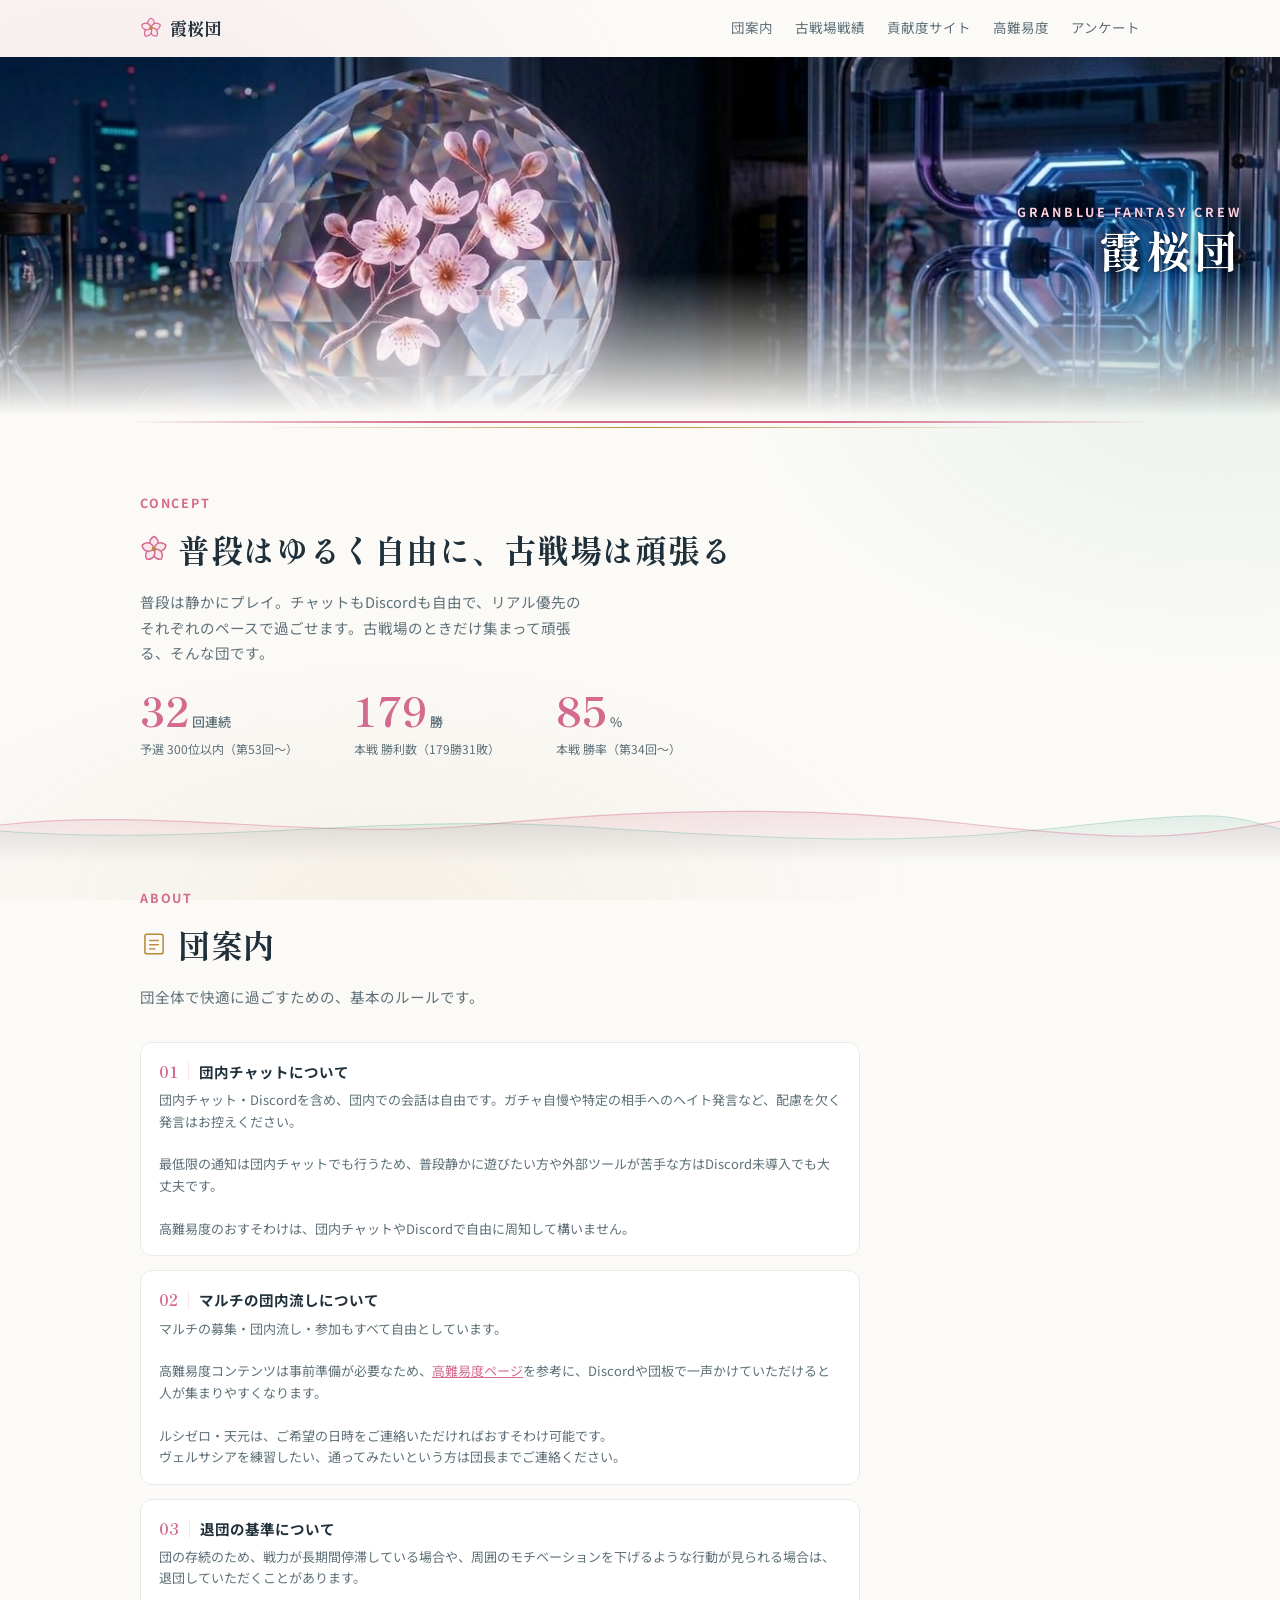
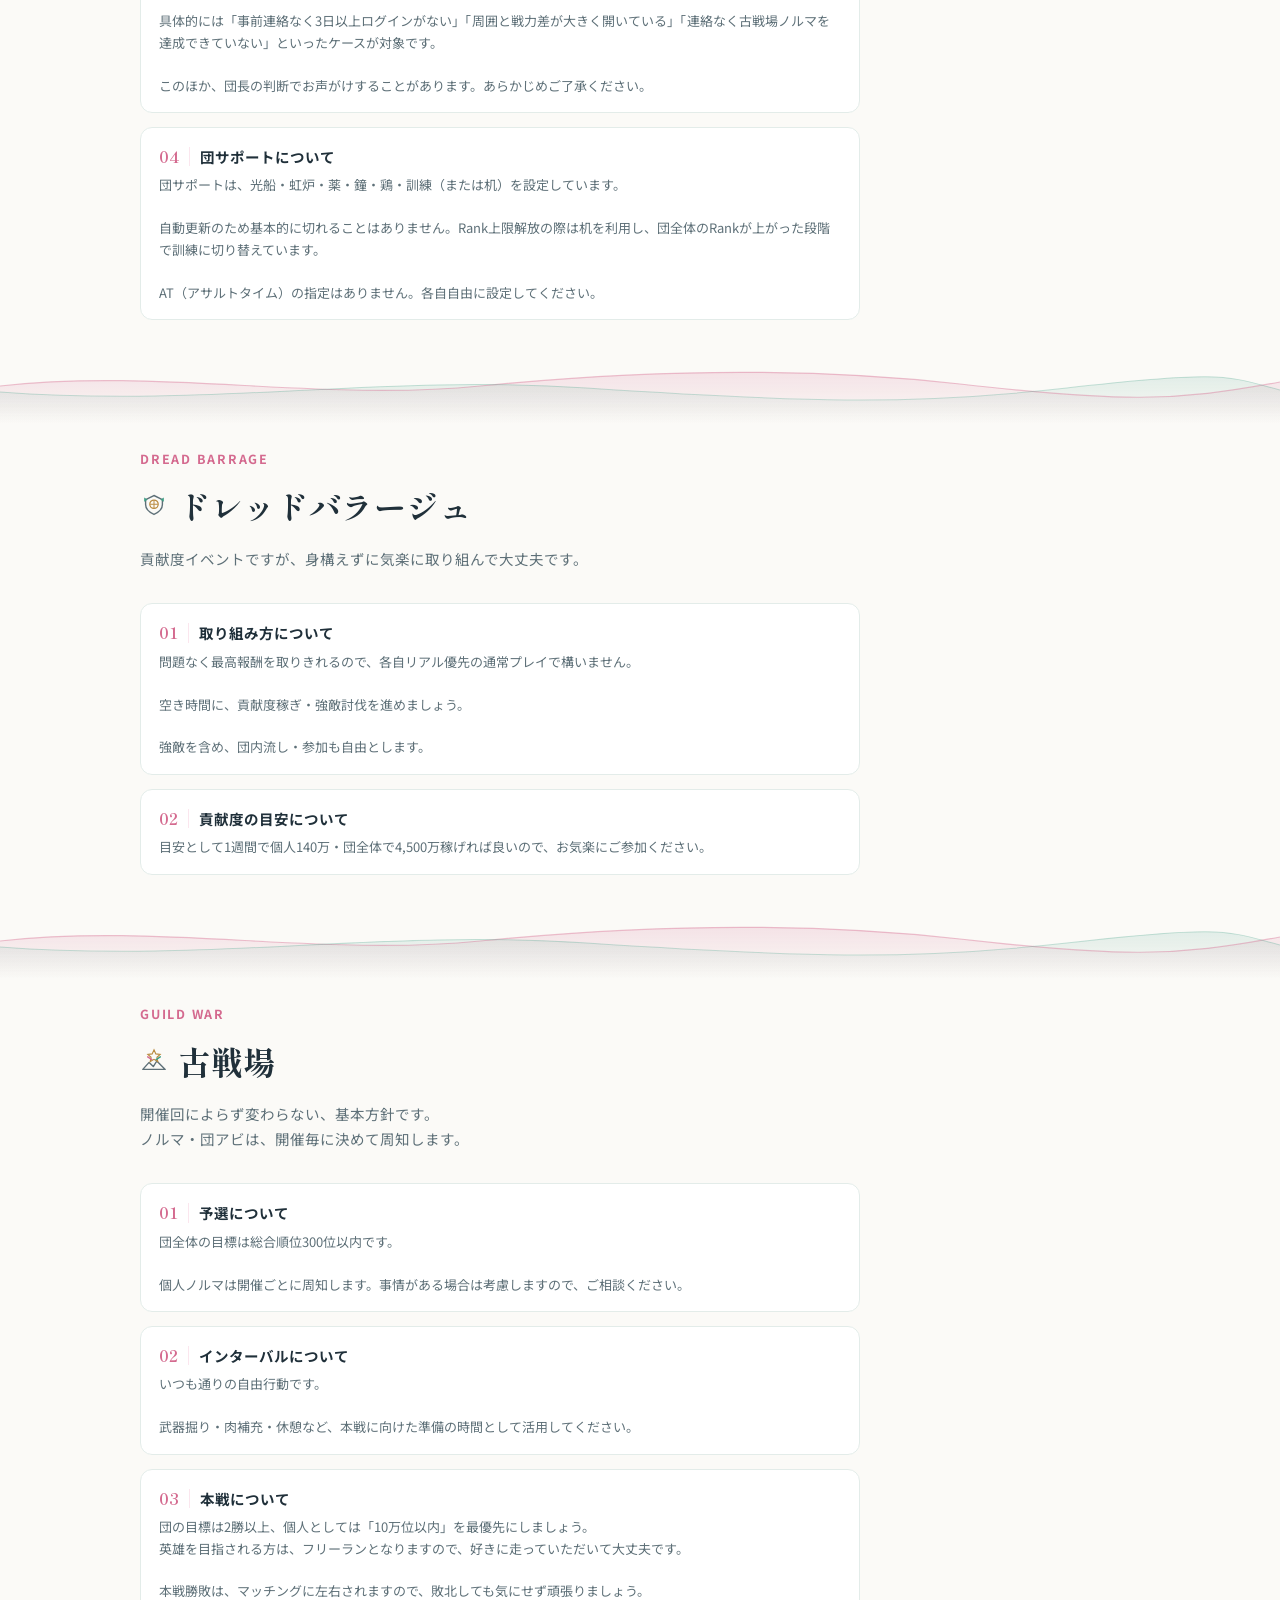
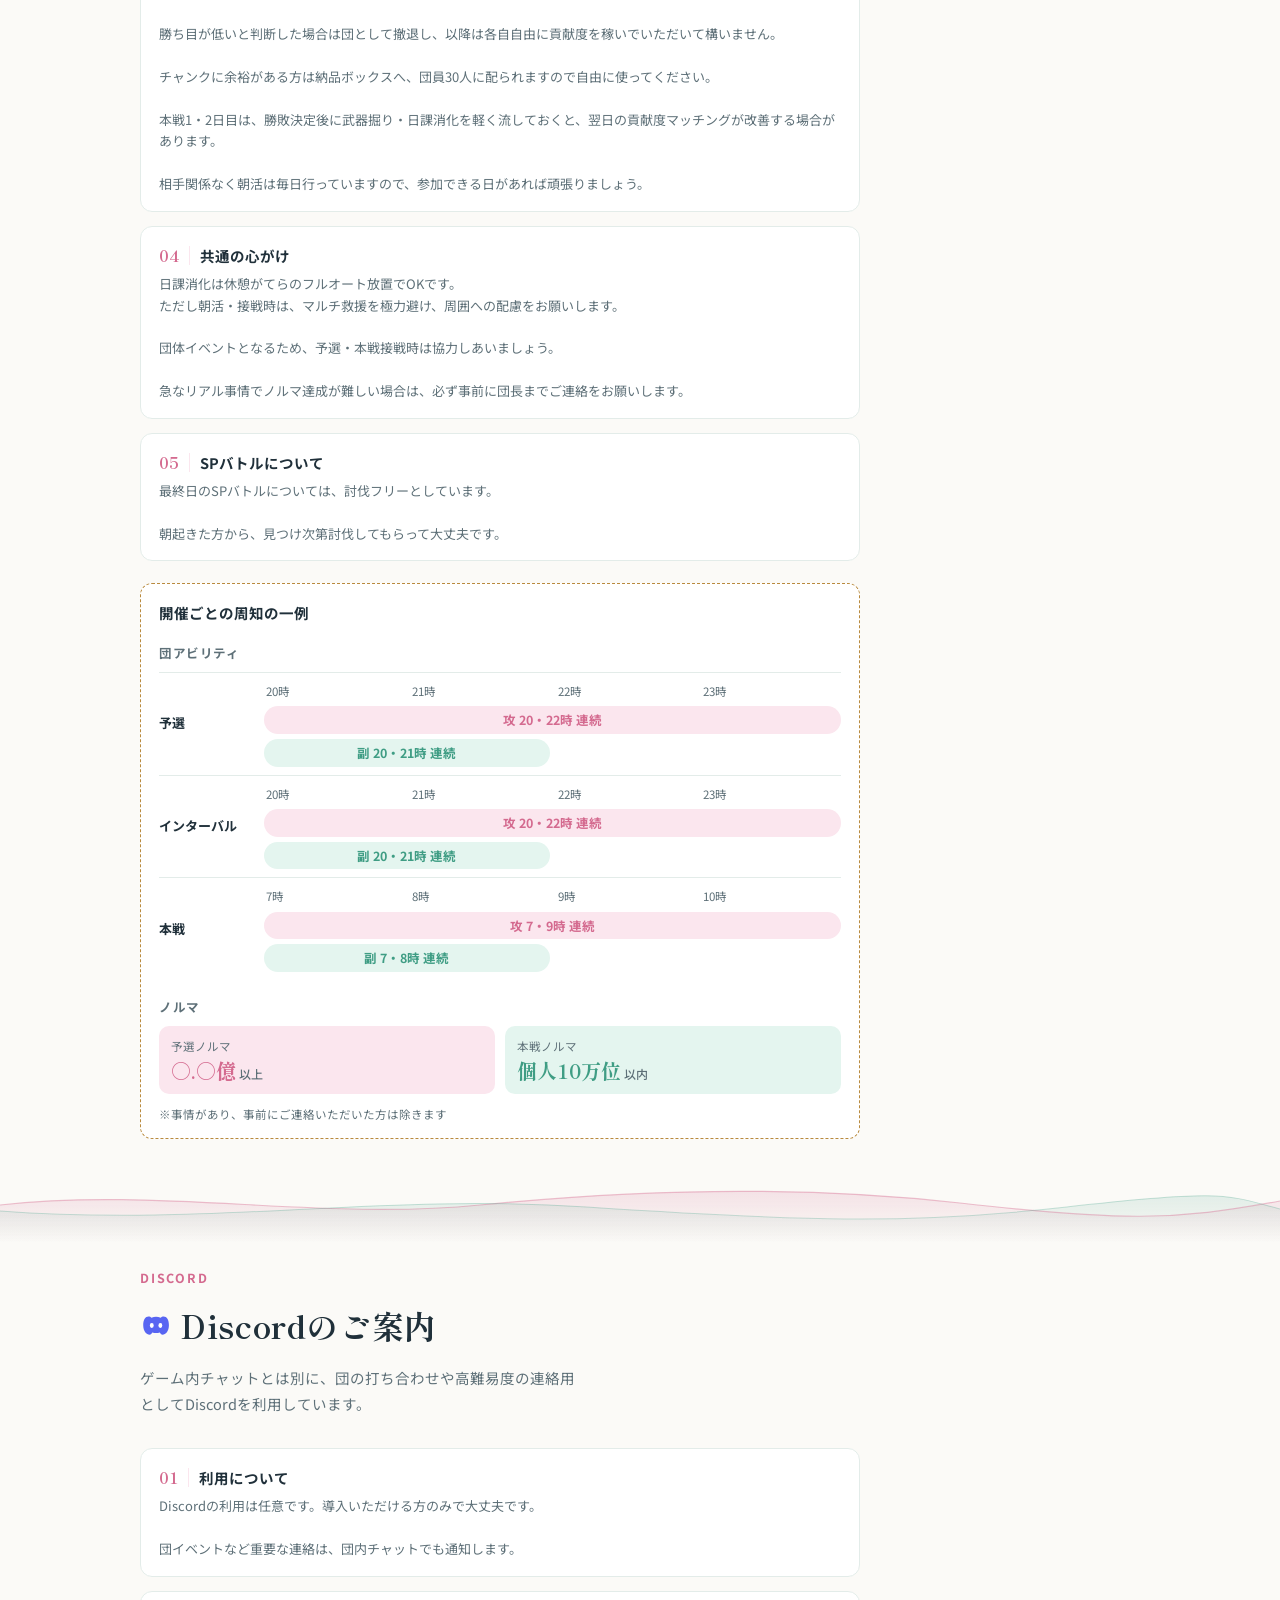
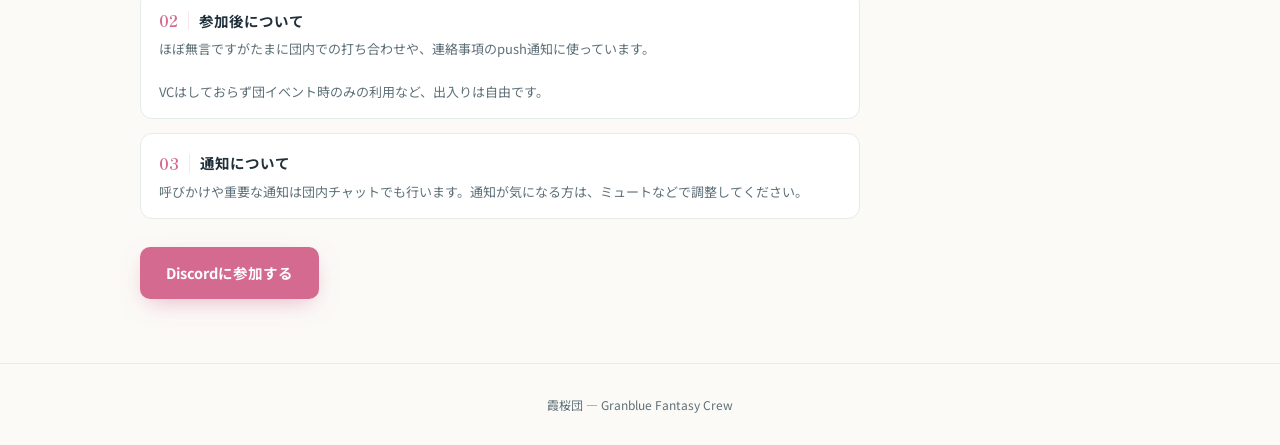
<file: docs/index.html>
<!doctype html>
<html lang="ja">
<head>
<meta charset="utf-8">
<meta name="viewport" content="width=device-width, initial-scale=1">
<meta name="robots" content="noindex, nofollow, noarchive">
<title>霞桜団</title>
<meta name="description" content="グランブルーファンタジー 騎空団「霞桜団」公式サイト。古戦場戦績・貢献度サイト。">
<link rel="icon" href="favicon-sakura3.ico">
<link rel="apple-touch-icon" href="favicon-48.png">
<link rel="preconnect" href="https://fonts.googleapis.com">
<link rel="preconnect" href="https://fonts.gstatic.com" crossorigin>
<link href="https://fonts.googleapis.com/css2?family=Shippori+Mincho:wght@500;700;800&family=Noto+Sans+JP:wght@400;500;700;900&display=swap" rel="stylesheet">
<link rel="stylesheet" href="assets/style.css?v=20261004a">
</head>
<body>

<header class="nav">
  <div class="wrap navrow">
    <div class="brand"><svg class="mk" viewBox="-20 -20 40 40" aria-hidden="true"><g fill="var(--sakura-soft)" stroke="var(--sakura)" stroke-width="2" stroke-linejoin="round"><path transform="rotate(0) scale(1.05)" d="M0 0C-7-4-8-13 0-17C8-13 7-4 0 0Z"/><path transform="rotate(72) scale(1.05)" d="M0 0C-7-4-8-13 0-17C8-13 7-4 0 0Z"/><path transform="rotate(144) scale(1.05)" d="M0 0C-7-4-8-13 0-17C8-13 7-4 0 0Z"/><path transform="rotate(216) scale(1.05)" d="M0 0C-7-4-8-13 0-17C8-13 7-4 0 0Z"/><path transform="rotate(288) scale(1.05)" d="M0 0C-7-4-8-13 0-17C8-13 7-4 0 0Z"/></g><circle r="3.2" fill="var(--gold)"/></svg>霞桜団</div>
    <nav class="links">
      <a href="#about">団案内</a>
      <a href="record.html">古戦場戦績</a>
      <a href="contribution.html">貢献度サイト</a>
      <a href="highdifficulty.html">高難易度</a>
      <a href="survey.html">アンケート</a>
    </nav>
  </div>
</header>

<section class="hero">
  <div class="wrap heroin">
    <div class="eyebrow">Granblue Fantasy Crew</div>
    <h1>霞桜団</h1>
  </div>
</section>
<div class="hero-line" aria-hidden="true"><i></i><i class="g"></i></div>
<script>
// TOP絵を閲覧者の時刻で2時間毎の写真に切り替え(0,2,4…22時)。22時台は2枚から開くたびにランダム(data-v)。
// ?h=14 や ?h=22&v=b のように指定すると確認用に固定できる
(function(){var e=document.querySelector('.hero');function set(){var q=new URLSearchParams(location.search).get('h'),
h=q!=null?+q:new Date().getHours();e.dataset.h=String(Math.floor(h/2)*2).padStart(2,'0');}
e.dataset.v=new URLSearchParams(location.search).get('v')||(Math.random()<.5?'a':'b');set();setInterval(set,600000);})();
</script>

<section id="concept">
  <div class="wrap">
    <div class="kicker">Concept</div>
    <h2 class="h2" style="display:flex;align-items:center;gap:10px;">
      <svg width="28" height="28" viewBox="-20 -20 40 40" style="flex-shrink:0;" aria-hidden="true">
        <g fill="var(--sakura-soft)" stroke="var(--sakura)" stroke-width="2" stroke-linejoin="round"><path transform="rotate(0) scale(1.05)" d="M0 0C-7-4-8-13 0-17C8-13 7-4 0 0Z"/><path transform="rotate(72) scale(1.05)" d="M0 0C-7-4-8-13 0-17C8-13 7-4 0 0Z"/><path transform="rotate(144) scale(1.05)" d="M0 0C-7-4-8-13 0-17C8-13 7-4 0 0Z"/><path transform="rotate(216) scale(1.05)" d="M0 0C-7-4-8-13 0-17C8-13 7-4 0 0Z"/><path transform="rotate(288) scale(1.05)" d="M0 0C-7-4-8-13 0-17C8-13 7-4 0 0Z"/></g>
        <circle r="3.2" fill="var(--gold)"/>
      </svg>
      <span class="concept-title"><span>普段はゆるく自由に、</span><span>古戦場は頑張る</span></span>
    </h2>
    <p class="sectlead">普段は静かにプレイ。チャットもDiscordも自由で、リアル優先のそれぞれのペースで過ごせます。古戦場のときだけ集まって頑張る、そんな団です。</p>
    <div class="cstats">
      <div><div class="num">32<small>回連続</small></div><div class="lbl">予選 300位以内<span class="since">（第53回〜）</span></div></div>
      <div><div class="num">179<small>勝</small></div><div class="lbl">本戦 勝利数<span class="since">（179勝31敗）</span></div></div>
      <div><div class="num">85<small>%</small></div><div class="lbl">本戦 勝率<span class="since">（第34回〜）</span></div></div>
    </div>
  </div>
</section>

<section id="about">
  <div class="wrap">
    <div class="kicker">About</div>
    <h2 class="h2" style="display:flex;align-items:center;gap:10px;">
      <svg width="28" height="28" viewBox="0 0 40 40" style="flex-shrink:0;">
        <rect x="7" y="6" width="26" height="28" rx="3" fill="none" stroke="var(--gold)" stroke-width="2.2"/>
        <line x1="13" y1="15" x2="27" y2="15" stroke="var(--gold)" stroke-width="2"/>
        <line x1="13" y1="21" x2="27" y2="21" stroke="var(--gold)" stroke-width="2"/>
        <line x1="13" y1="27" x2="22" y2="27" stroke="var(--gold)" stroke-width="2"/>
      </svg>
      団案内
    </h2>
    <p class="sectlead">団全体で快適に過ごすための、基本のルールです。</p>
    <div class="pillars">
      <div class="pillar"><div class="t"><span class="n">01</span>団内チャットについて</div>
        <div class="d">
          団内チャット・Discordを含め、団内での会話は自由です。ガチャ自慢や特定の相手へのヘイト発言など、配慮を欠く発言はお控えください。<br><br>
          最低限の通知は団内チャットでも行うため、普段静かに遊びたい方や外部ツールが苦手な方はDiscord未導入でも大丈夫です。<br><br>
          高難易度のおすそわけは、団内チャットやDiscordで自由に周知して構いません。
        </div></div>
      <div class="pillar"><div class="t"><span class="n">02</span>マルチの団内流しについて</div>
        <div class="d">
          マルチの募集・団内流し・参加もすべて自由としています。<br><br>
          高難易度コンテンツは事前準備が必要なため、<a href="highdifficulty.html" style="color:var(--sakura)">高難易度ページ</a>を参考に、Discordや団板で一声かけていただけると人が集まりやすくなります。<br><br>
          ルシゼロ・天元は、ご希望の日時をご連絡いただければおすそわけ可能です。<br>
          ヴェルサシアを練習したい、通ってみたいという方は団長までご連絡ください。
        </div></div>
      <div class="pillar"><div class="t"><span class="n">03</span>退団の基準について</div>
        <div class="d">
          団の存続のため、戦力が長期間停滞している場合や、周囲のモチベーションを下げるような行動が見られる場合は、退団していただくことがあります。<br><br>
          具体的には「事前連絡なく3日以上ログインがない」「周囲と戦力差が大きく開いている」「連絡なく古戦場ノルマを達成できていない」といったケースが対象です。<br><br>
          このほか、団長の判断でお声がけすることがあります。あらかじめご了承ください。
        </div></div>
      <div class="pillar"><div class="t"><span class="n">04</span>団サポートについて</div>
        <div class="d">
          団サポートは、光船・虹炉・薬・鐘・鶏・訓練（または机）を設定しています。<br><br>
          自動更新のため基本的に切れることはありません。Rank上限解放の際は机を利用し、団全体のRankが上がった段階で訓練に切り替えています。<br><br>
          AT（アサルトタイム）の指定はありません。各自自由に設定してください。
        </div></div>
    </div>
  </div>
</section>

<section id="dread-barrage">
  <div class="wrap">
    <div class="kicker">Dread Barrage</div>
    <h2 class="h2" style="display:flex;align-items:center;gap:10px;">
      <svg width="28" height="28" viewBox="0 0 40 40" style="flex-shrink:0;">
        <path d="M20 5 L32 11 V18 C32 25 27 29 20 32 C13 29 8 25 8 18 V11 Z" fill="none" stroke="var(--mut)" stroke-width="2"/>
        <circle cx="20" cy="17.5" r="6" fill="none" stroke="var(--gold)" stroke-width="1.8"/>
        <line x1="20" y1="12" x2="20" y2="23" stroke="var(--gold)" stroke-width="1.4"/>
        <line x1="14.5" y1="17.5" x2="25.5" y2="17.5" stroke="var(--gold)" stroke-width="1.4"/>
        <path d="M6 8 L11 11 L6 14 Z" fill="var(--mint)"/>
        <path d="M34 8 L29 11 L34 14 Z" fill="var(--mint)"/>
      </svg>
      ドレッドバラージュ
    </h2>
    <p class="sectlead">貢献度イベントですが、身構えずに気楽に取り組んで大丈夫です。</p>
    <div class="pillars">
      <div class="pillar"><div class="t"><span class="n">01</span>取り組み方について</div>
        <div class="d">
          問題なく最高報酬を取りきれるので、各自リアル優先の通常プレイで構いません。<br><br>
          空き時間に、貢献度稼ぎ・強敵討伐を進めましょう。<br><br>
          強敵を含め、団内流し・参加も自由とします。
        </div></div>
      <div class="pillar"><div class="t"><span class="n">02</span>貢献度の目安について</div>
        <div class="d">
          目安として1週間で個人140万・団全体で4,500万稼げれば良いので、お気楽にご参加ください。
        </div></div>
    </div>
  </div>
</section>

<section id="kosen">
  <div class="wrap">
    <div class="kicker">Guild War</div>
    <h2 class="h2" style="display:flex;align-items:center;gap:10px;">
      <svg width="28" height="28" viewBox="0 0 40 40" style="flex-shrink:0;">
        <path d="M4 32 L13 22 L19 28 L24 20 L36 32 Z" fill="none" stroke="var(--mut)" stroke-width="2" stroke-linejoin="round"/>
        <path d="M20 4 L22.6 9.8 L28.8 10.5 L24.2 14.7 L25.4 20.8 L20 17.6 L14.6 20.8 L15.8 14.7 L11.2 10.5 L17.4 9.8 Z" fill="none" stroke="var(--gold)" stroke-width="1.6"/>
        <path d="M11 14 L17 18" stroke="var(--sakura)" stroke-width="2" stroke-linecap="round"/>
        <path d="M29 14 L23 18" stroke="var(--mint)" stroke-width="2" stroke-linecap="round"/>
      </svg>
      古戦場
    </h2>
    <p class="sectlead">開催回によらず変わらない、基本方針です。<br>ノルマ・団アビは、開催毎に決めて周知します。</p>
    <div class="pillars">
      <div class="pillar"><div class="t"><span class="n">01</span>予選について</div>
        <div class="d">
          団全体の目標は総合順位300位以内です。<br><br>
          個人ノルマは開催ごとに周知します。事情がある場合は考慮しますので、ご相談ください。
        </div></div>
      <div class="pillar"><div class="t"><span class="n">02</span>インターバルについて</div>
        <div class="d">
          いつも通りの自由行動です。<br><br>
          武器掘り・肉補充・休憩など、本戦に向けた準備の時間として活用してください。
        </div></div>
      <div class="pillar"><div class="t"><span class="n">03</span>本戦について</div>
        <div class="d">
          団の目標は2勝以上、個人としては「10万位以内」を最優先にしましょう。<br>
          英雄を目指される方は、フリーランとなりますので、好きに走っていただいて大丈夫です。<br><br>
          本戦勝敗は、マッチングに左右されますので、敗北しても気にせず頑張りましょう。<br><br>
          勝ち目が低いと判断した場合は団として撤退し、以降は各自自由に貢献度を稼いでいただいて構いません。<br><br>
          チャンクに余裕がある方は納品ボックスへ、団員30人に配られますので自由に使ってください。<br><br>
          本戦1・2日目は、勝敗決定後に武器掘り・日課消化を軽く流しておくと、翌日の貢献度マッチングが改善する場合があります。<br><br>
          相手関係なく朝活は毎日行っていますので、参加できる日があれば頑張りましょう。
        </div></div>
      <div class="pillar"><div class="t"><span class="n">04</span>共通の心がけ</div>
        <div class="d">
          日課消化は休憩がてらのフルオート放置でOKです。<br>
          ただし朝活・接戦時は、マルチ救援を極力避け、周囲への配慮をお願いします。<br><br>
          団体イベントとなるため、予選・本戦接戦時は協力しあいましょう。<br><br>
          急なリアル事情でノルマ達成が難しい場合は、必ず事前に団長までご連絡をお願いします。
        </div></div>
      <div class="pillar"><div class="t"><span class="n">05</span>SPバトルについて</div>
        <div class="d">
          最終日のSPバトルについては、討伐フリーとしています。<br><br>
          朝起きた方から、見つけ次第討伐してもらって大丈夫です。
        </div></div>
    </div>

    <div class="notice-ex">
      <div class="ex-head">開催ごとの周知の一例</div>

      <div class="ex-title">団アビリティ</div>
      <div class="ab-grid">
        <div class="ab-phase">予選</div>
        <div class="ab-h" style="grid-column:2">20時</div><div class="ab-h" style="grid-column:3">21時</div><div class="ab-h" style="grid-column:4">22時</div><div class="ab-h" style="grid-column:5">23時</div>
        <div class="ab-pill atk" style="grid-column:2/6;grid-row:2">攻 20・22時 連続</div>
        <div class="ab-pill sub" style="grid-column:2/4;grid-row:3">副 20・21時 連続</div>
      </div>
      <div class="ab-grid">
        <div class="ab-phase">インターバル</div>
        <div class="ab-h" style="grid-column:2">20時</div><div class="ab-h" style="grid-column:3">21時</div><div class="ab-h" style="grid-column:4">22時</div><div class="ab-h" style="grid-column:5">23時</div>
        <div class="ab-pill atk" style="grid-column:2/6;grid-row:2">攻 20・22時 連続</div>
        <div class="ab-pill sub" style="grid-column:2/4;grid-row:3">副 20・21時 連続</div>
      </div>
      <div class="ab-grid">
        <div class="ab-phase">本戦</div>
        <div class="ab-h" style="grid-column:2">7時</div><div class="ab-h" style="grid-column:3">8時</div><div class="ab-h" style="grid-column:4">9時</div><div class="ab-h" style="grid-column:5">10時</div>
        <div class="ab-pill atk" style="grid-column:2/6;grid-row:2">攻 7・9時 連続</div>
        <div class="ab-pill sub" style="grid-column:2/4;grid-row:3">副 7・8時 連続</div>
      </div>

      <div class="ex-title">ノルマ</div>
      <div class="quota">
        <div class="q"><div class="k">予選ノルマ</div><div class="v">○.○億<small>以上</small></div></div>
        <div class="q"><div class="k">本戦ノルマ</div><div class="v">個人10万位<small>以内</small></div></div>
      </div>
      <p class="ex-note">※事情があり、事前にご連絡いただいた方は除きます</p>
    </div>
  </div>
</section>

<section id="discord-guide">
  <div class="wrap">
    <div class="kicker">Discord</div>
    <h2 class="h2" style="display:flex;align-items:center;gap:10px;">
      <svg width="30" height="30" viewBox="0 0 28 28" aria-hidden="true" style="flex-shrink:0;">
        <path d="M8 6 C5 6 3 9 3 14 C3 20 6 23 9 23 C10 23 11 22 11.5 21 C12.7 21.3 13.8 21.5 15 21.5 C16.2 21.5 17.3 21.3 18.5 21 C19 22 20 23 21 23 C24 23 27 20 27 14 C27 9 25 6 22 6 C21 6 20 6.5 19.3 7.2 C17.9 6.7 16.4 6.4 15 6.4 C13.6 6.4 12.1 6.7 10.7 7.2 C10 6.5 9 6 8 6 Z" fill="#5865F2"/>
        <ellipse cx="11" cy="14.5" rx="1.8" ry="2.3" fill="#fff"/>
        <ellipse cx="19" cy="14.5" rx="1.8" ry="2.3" fill="#fff"/>
      </svg>
      Discordのご案内
    </h2>
    <p class="sectlead">ゲーム内チャットとは別に、団の打ち合わせや高難易度の連絡用としてDiscordを利用しています。</p>
    <div class="pillars">
      <div class="pillar"><div class="t"><span class="n">01</span>利用について</div>
        <div class="d">
          Discordの利用は任意です。導入いただける方のみで大丈夫です。<br><br>
          団イベントなど重要な連絡は、団内チャットでも通知します。
        </div></div>
      <div class="pillar"><div class="t"><span class="n">02</span>参加後について</div>
        <div class="d">
          ほぼ無言ですがたまに団内での打ち合わせや、連絡事項のpush通知に使っています。<br><br>
          VCはしておらず団イベント時のみの利用など、出入りは自由です。
        </div></div>
      <div class="pillar"><div class="t"><span class="n">03</span>通知について</div>
        <div class="d">
          呼びかけや重要な通知は団内チャットでも行います。通知が気になる方は、ミュートなどで調整してください。
        </div></div>
    </div>
    <div style="margin-top:28px">
      <a class="btn primary" href="https://discord.gg/Njh8j5w" target="_blank" rel="noopener">Discordに参加する</a>
    </div>
  </div>
</section>

<footer>
  <div class="wrap">霞桜団 — Granblue Fantasy Crew</div>
</footer>

<script src="assets/site.js?v=20261002h"></script>
</body>
</html>
</file>
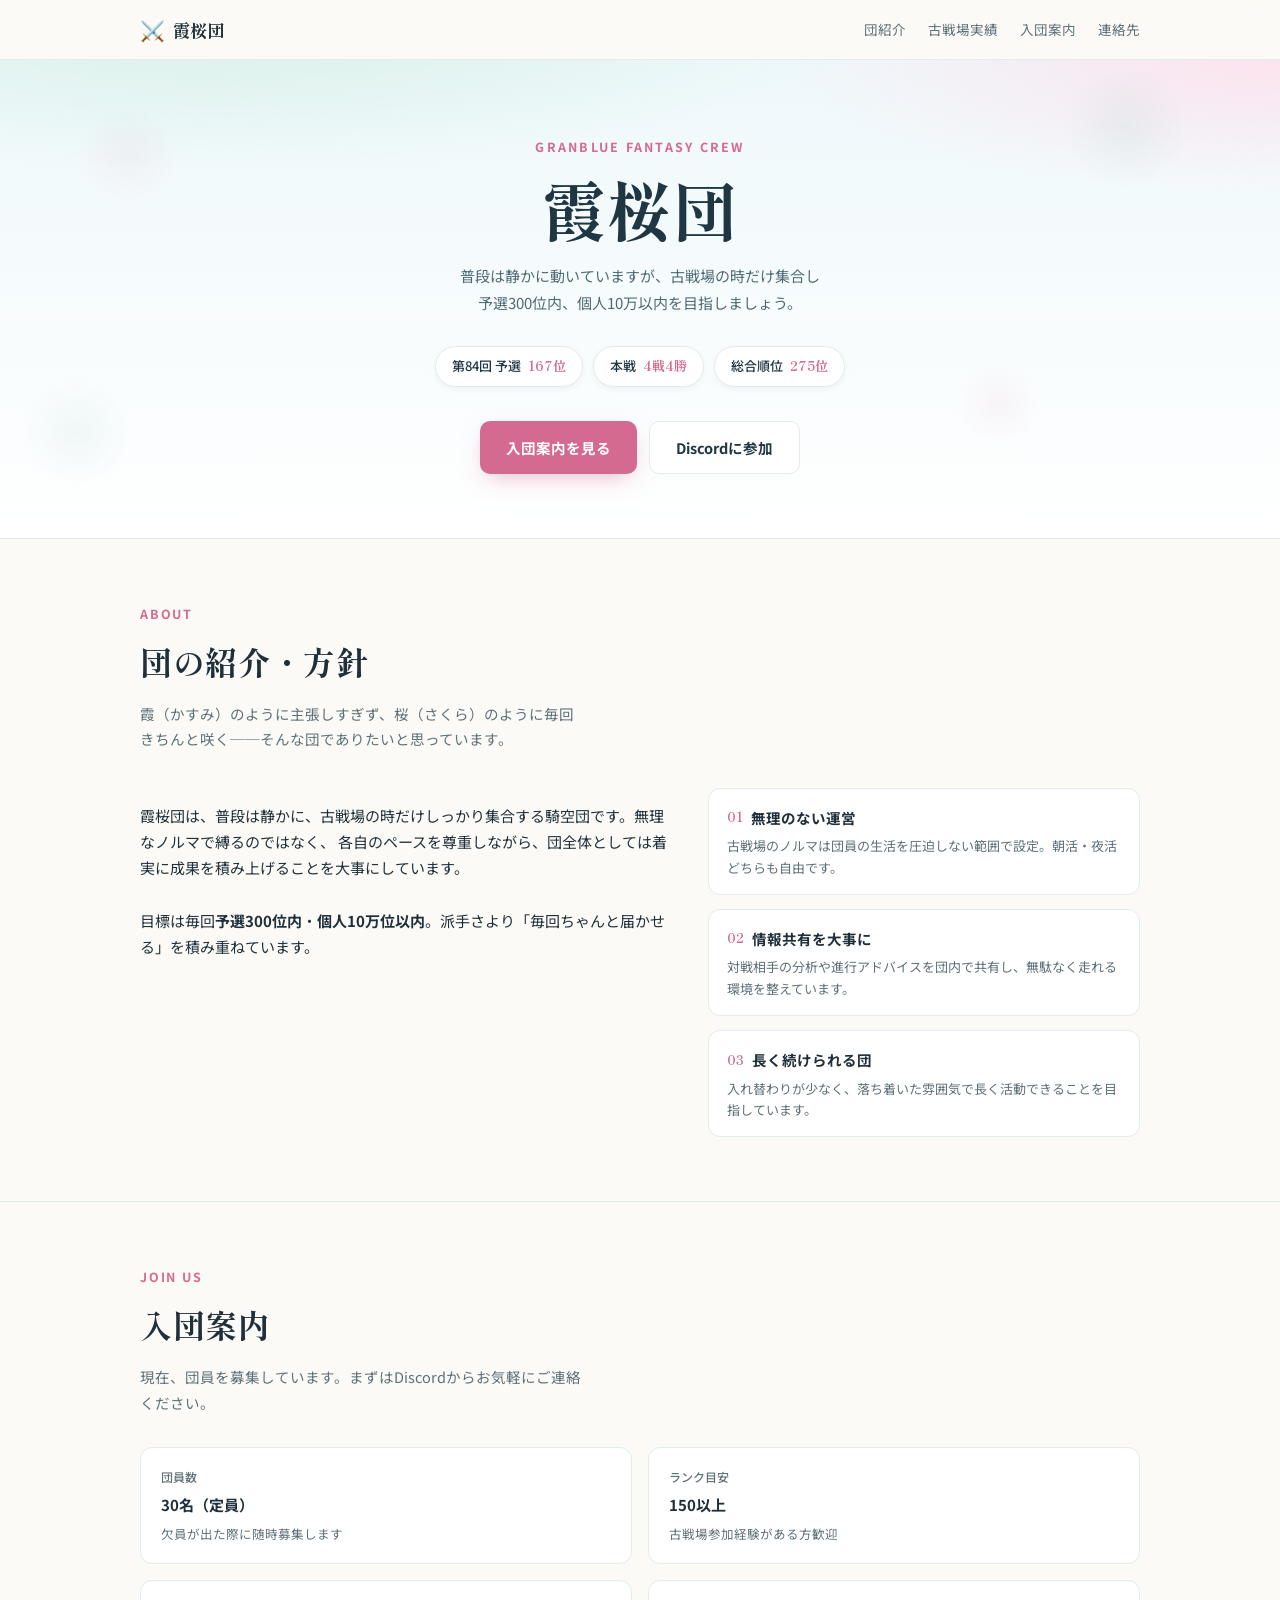
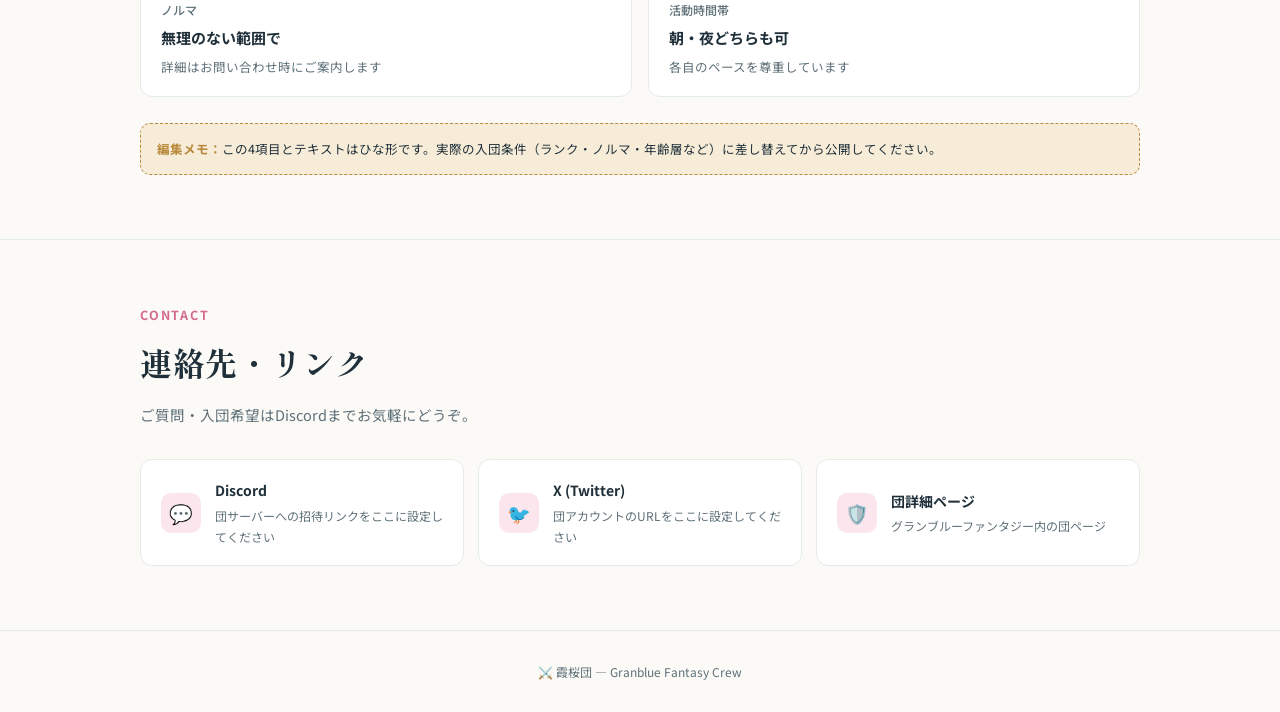
<file: site/index.html>
<!doctype html>
<html lang="ja">
<head>
<meta charset="utf-8">
<meta name="viewport" content="width=device-width, initial-scale=1">
<title>霞桜団</title>
<meta name="description" content="グランブルーファンタジー 騎空団「霞桜団」公式サイト。古戦場実績・入団案内。">
<link rel="icon" href="data:image/svg+xml,<svg xmlns=%22http://www.w3.org/2000/svg%22 viewBox=%220 0 100 100%22><text y=%22.9em%22 font-size=%2290%22>⚔️</text></svg>">
<link rel="preconnect" href="https://fonts.googleapis.com">
<link rel="preconnect" href="https://fonts.gstatic.com" crossorigin>
<link href="https://fonts.googleapis.com/css2?family=Shippori+Mincho:wght@500;700;800&family=Noto+Sans+JP:wght@400;500;700;900&display=swap" rel="stylesheet">
<link rel="stylesheet" href="assets/style.css">
</head>
<body>

<header class="nav">
  <div class="wrap navrow">
    <div class="brand"><span class="mk">⚔️</span>霞桜団</div>
    <nav class="links">
      <a href="#about">団紹介</a>
      <a href="record.html">古戦場実績</a>
      <a href="#recruit">入団案内</a>
      <a href="#contact">連絡先</a>
    </nav>
  </div>
</header>

<section class="hero">
  <div class="wrap heroin">
    <div class="eyebrow">Granblue Fantasy Crew</div>
    <h1>霞桜団</h1>
    <p class="lead">普段は静かに動いていますが、古戦場の時だけ集合し<br>予選300位内、個人10万以内を目指しましょう。</p>
    <div class="badges">
      <span class="badge">第84回 予選 <b>167位</b></span>
      <span class="badge">本戦 <b>4戦4勝</b></span>
      <span class="badge">総合順位 <b>275位</b></span>
    </div>
    <div class="herobtns">
      <a class="btn primary" href="#recruit">入団案内を見る</a>
      <a class="btn ghost" href="#contact">Discordに参加</a>
    </div>
  </div>
</section>

<section id="about">
  <div class="wrap">
    <div class="kicker">About</div>
    <h2 class="h2">団の紹介・方針</h2>
    <p class="sectlead">霞（かすみ）のように主張しすぎず、桜（さくら）のように毎回きちんと咲く──そんな団でありたいと思っています。</p>
    <div class="about-grid">
      <p>
        霞桜団は、普段は静かに、古戦場の時だけしっかり集合する騎空団です。無理なノルマで縛るのではなく、
        各自のペースを尊重しながら、団全体としては着実に成果を積み上げることを大事にしています。<br><br>
        目標は毎回<b>予選300位内</b>・<b>個人10万位以内</b>。派手さより「毎回ちゃんと届かせる」を積み重ねています。
      </p>
      <div class="pillars">
        <div class="pillar"><div class="t"><span class="n">01</span>無理のない運営</div>
          <div class="d">古戦場のノルマは団員の生活を圧迫しない範囲で設定。朝活・夜活どちらも自由です。</div></div>
        <div class="pillar"><div class="t"><span class="n">02</span>情報共有を大事に</div>
          <div class="d">対戦相手の分析や進行アドバイスを団内で共有し、無駄なく走れる環境を整えています。</div></div>
        <div class="pillar"><div class="t"><span class="n">03</span>長く続けられる団</div>
          <div class="d">入れ替わりが少なく、落ち着いた雰囲気で長く活動できることを目指しています。</div></div>
      </div>
    </div>
  </div>
</section>


<section id="recruit">
  <div class="wrap">
    <div class="kicker">Join Us</div>
    <h2 class="h2">入団案内</h2>
    <p class="sectlead">現在、団員を募集しています。まずはDiscordからお気軽にご連絡ください。</p>
    <div class="rgrid">
      <div class="rcard"><div class="k">団員数</div><div class="v">30名（定員）</div><div class="note">欠員が出た際に随時募集します</div></div>
      <div class="rcard"><div class="k">ランク目安</div><div class="v">150以上</div><div class="note">古戦場参加経験がある方歓迎</div></div>
      <div class="rcard"><div class="k">ノルマ</div><div class="v">無理のない範囲で</div><div class="note">詳細はお問い合わせ時にご案内します</div></div>
      <div class="rcard"><div class="k">活動時間帯</div><div class="v">朝・夜どちらも可</div><div class="note">各自のペースを尊重しています</div></div>
    </div>
    <div class="editnote"><b>編集メモ：</b>この4項目とテキストはひな形です。実際の入団条件（ランク・ノルマ・年齢層など）に差し替えてから公開してください。</div>
  </div>
</section>

<section id="contact">
  <div class="wrap">
    <div class="kicker">Contact</div>
    <h2 class="h2">連絡先・リンク</h2>
    <p class="sectlead">ご質問・入団希望はDiscordまでお気軽にどうぞ。</p>
    <div class="cgrid">
      <a class="clink" href="#" target="_blank" rel="noopener">
        <div class="ic">💬</div>
        <div><div class="t">Discord</div><div class="s">団サーバーへの招待リンクをここに設定してください</div></div>
      </a>
      <a class="clink" href="#" target="_blank" rel="noopener">
        <div class="ic">🐦</div>
        <div><div class="t">X (Twitter)</div><div class="s">団アカウントのURLをここに設定してください</div></div>
      </a>
      <a class="clink" href="https://game.granbluefantasy.jp/#guild/detail/1147615" target="_blank" rel="noopener">
        <div class="ic">🛡️</div>
        <div><div class="t">団詳細ページ</div><div class="s">グランブルーファンタジー内の団ページ</div></div>
      </a>
    </div>
  </div>
</section>

<footer>
  <div class="wrap"><span class="mk">⚔️</span> 霞桜団 — Granblue Fantasy Crew</div>
</footer>

</body>
</html>
</file>
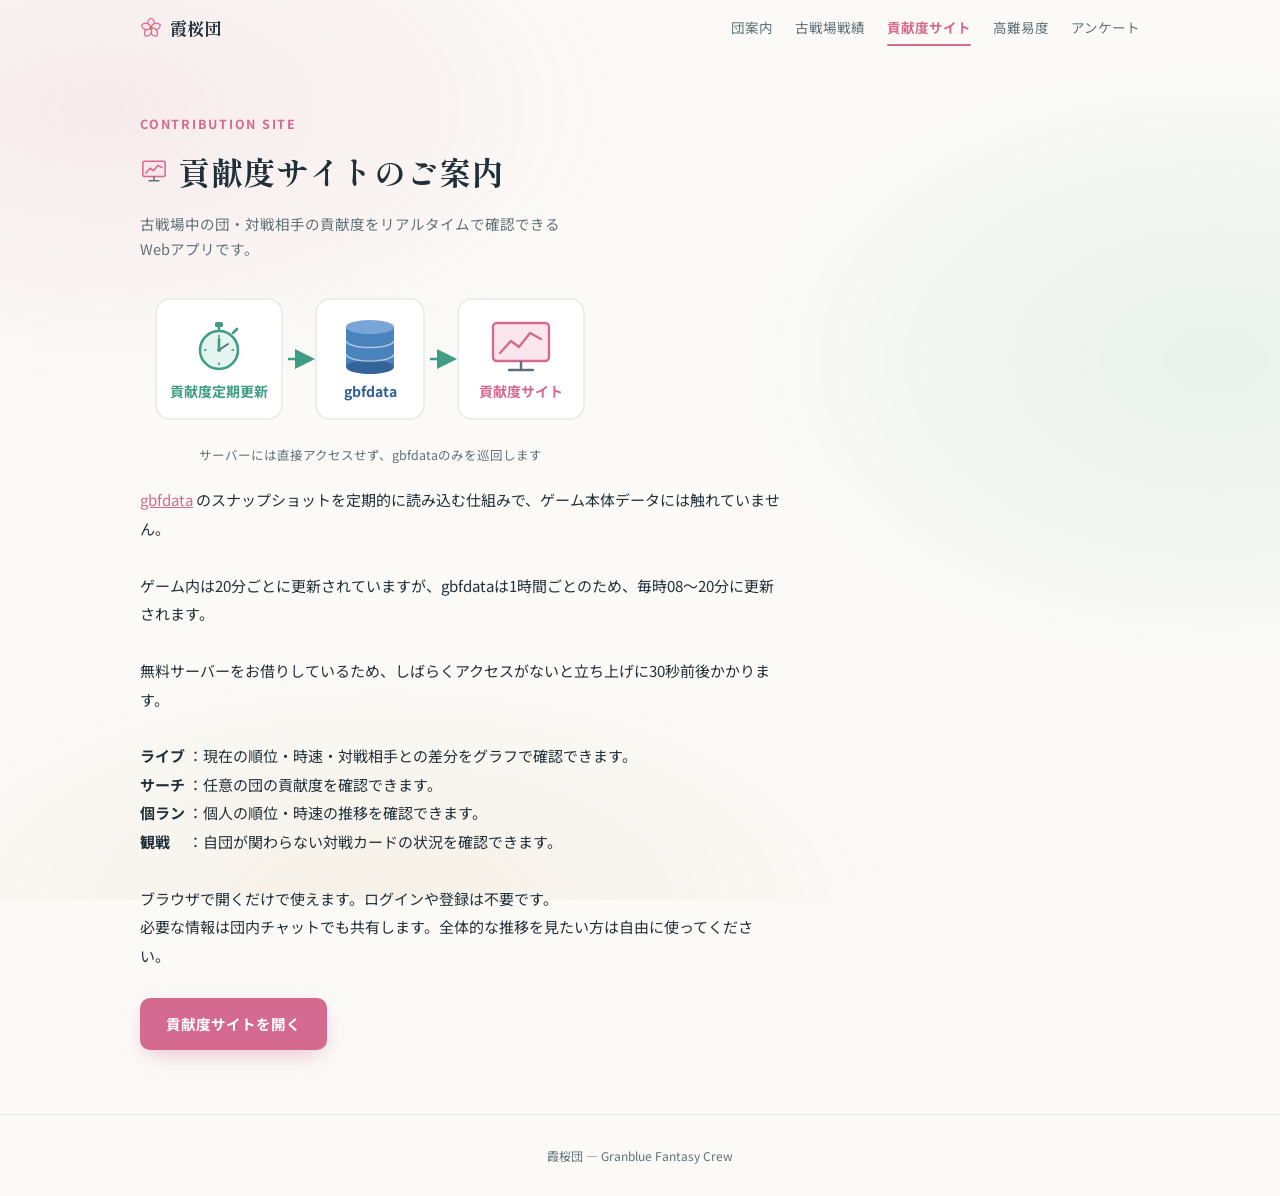
<file: docs/contribution.html>
<!doctype html>
<html lang="ja">
<head>
<meta charset="utf-8">
<meta name="viewport" content="width=device-width, initial-scale=1">
<meta name="robots" content="noindex, nofollow, noarchive">
<title>貢献度サイト | 霞桜団</title>
<meta name="description" content="グランブルーファンタジー 騎空団「霞桜団」の貢献度サイトのご案内。">
<link rel="icon" href="favicon-sakura3.ico">
<link rel="apple-touch-icon" href="favicon-48.png">
<link rel="preconnect" href="https://fonts.googleapis.com">
<link rel="preconnect" href="https://fonts.gstatic.com" crossorigin>
<link href="https://fonts.googleapis.com/css2?family=Shippori+Mincho:wght@500;700;800&family=Noto+Sans+JP:wght@400;500;700;900&display=swap" rel="stylesheet">
<link rel="stylesheet" href="assets/style.css?v=20261004a">
</head>
<body>

<header class="nav">
  <div class="wrap navrow">
    <div class="brand"><svg class="mk" viewBox="-20 -20 40 40" aria-hidden="true"><g fill="var(--sakura-soft)" stroke="var(--sakura)" stroke-width="2" stroke-linejoin="round"><path transform="rotate(0) scale(1.05)" d="M0 0C-7-4-8-13 0-17C8-13 7-4 0 0Z"/><path transform="rotate(72) scale(1.05)" d="M0 0C-7-4-8-13 0-17C8-13 7-4 0 0Z"/><path transform="rotate(144) scale(1.05)" d="M0 0C-7-4-8-13 0-17C8-13 7-4 0 0Z"/><path transform="rotate(216) scale(1.05)" d="M0 0C-7-4-8-13 0-17C8-13 7-4 0 0Z"/><path transform="rotate(288) scale(1.05)" d="M0 0C-7-4-8-13 0-17C8-13 7-4 0 0Z"/></g><circle r="3.2" fill="var(--gold)"/></svg>霞桜団</div>
    <nav class="links">
      <a href="index.html#about">団案内</a>
      <a href="record.html">古戦場戦績</a>
      <a href="contribution.html" class="active">貢献度サイト</a>
      <a href="highdifficulty.html">高難易度</a>
      <a href="survey.html">アンケート</a>
    </nav>
  </div>
</header>

<section id="contribution-guide" style="padding-top:56px">
  <div class="wrap">
    <div class="kicker">Contribution Site</div>
    <h2 class="h2" style="display:flex;align-items:center;gap:10px;">
      <svg width="28" height="28" viewBox="0 0 40 40" style="flex-shrink:0;">
        <rect x="4" y="6" width="32" height="22" rx="2.5" fill="var(--sakura-soft)" stroke="var(--sakura)" stroke-width="2.2"/>
        <polyline points="8.5,23 14.5,16 19,19.5 25.5,12 31.5,15" fill="none" stroke="var(--sakura)" stroke-width="2.2" stroke-linecap="round" stroke-linejoin="round"/>
        <line x1="20" y1="28" x2="20" y2="33" stroke="var(--mut)" stroke-width="2.2"/>
        <line x1="13" y1="34" x2="27" y2="34" stroke="var(--mut)" stroke-width="2.2" stroke-linecap="round"/>
      </svg>
      貢献度サイトのご案内
    </h2>
    <p class="sectlead">古戦場中の団・対戦相手の貢献度をリアルタイムで確認できるWebアプリです。</p>
    <div style="max-width:460px;margin-top:28px;">
      <svg viewBox="0 30 460 140" style="width:100%;height:auto;" aria-hidden="true">
        <defs>
          <marker id="cg-arrow" markerWidth="8" markerHeight="8" refX="6" refY="4" orient="auto"><path d="M0,0 L8,4 L0,8 Z" fill="var(--mint)"/></marker>
        </defs>
        <rect x="16" y="40" width="126" height="120" rx="14" fill="var(--card)" stroke="var(--line)" stroke-width="1.5"/>
        <g transform="translate(79 88)"><rect x="-4" y="-25" width="8" height="5" rx="1.5" fill="var(--mint)"/><line x1="0" y1="-20" x2="0" y2="-16" stroke="var(--mint)" stroke-width="2.6"/><line x1="14" y1="-14" x2="18" y2="-18" stroke="var(--mint)" stroke-width="2.6" stroke-linecap="round"/><circle cy="3" r="19" fill="var(--mint-soft)" stroke="var(--mint)" stroke-width="2.6"/><path d="M0 3L0 -8" stroke="var(--mint)" stroke-width="2.6" stroke-linecap="round"/><path d="M0 3L9 -3" stroke="var(--mut)" stroke-width="2" stroke-linecap="round"/><circle cy="3" r="2" fill="var(--mint)"/><line x1="15.0" y1="3.0" x2="12.5" y2="3.0" stroke="var(--mint)" stroke-width="1.6"/><line x1="0.0" y1="18.0" x2="0.0" y2="15.5" stroke="var(--mint)" stroke-width="1.6"/><line x1="-15.0" y1="3.0" x2="-12.5" y2="3.0" stroke="var(--mint)" stroke-width="1.6"/><line x1="-0.0" y1="-12.0" x2="-0.0" y2="-9.5" stroke="var(--mint)" stroke-width="1.6"/></g>
        <text x="79" y="138" text-anchor="middle" font-size="14" font-weight="700" fill="var(--mint)">貢献度定期更新</text>
        <line x1="148" y1="100" x2="170" y2="100" stroke="var(--mint)" stroke-width="2.5" marker-end="url(#cg-arrow)"/>
        <rect x="176" y="40" width="108" height="120" rx="14" fill="var(--card)" stroke="var(--line)" stroke-width="1.5"/>
        <rect x="206" y="68" width="48" height="40" fill="var(--data)"/>
        <ellipse cx="230" cy="68" rx="24" ry="7" fill="var(--data-top)"/>
        <ellipse cx="230" cy="108" rx="24" ry="7" fill="var(--data-bot)"/>
        <path d="M206 81.5A24 7 0 0 0 254 81.5M206 95A24 7 0 0 0 254 95" fill="none" stroke="#fff" stroke-opacity=".55" stroke-width="1.6"/>
        <text x="230" y="138" text-anchor="middle" font-size="14" font-weight="700" fill="var(--data-ink)">gbfdata</text>
        <line x1="290" y1="100" x2="312" y2="100" stroke="var(--mint)" stroke-width="2.5" marker-end="url(#cg-arrow)"/>
        <rect x="318" y="40" width="126" height="120" rx="14" fill="var(--card)" stroke="var(--line)" stroke-width="1.5"/>
        <rect x="353" y="64" width="56" height="38" rx="4" fill="var(--sakura-soft)" stroke="var(--sakura)" stroke-width="2.4"/>
        <polyline points="360,94 371,82 379,88 390,74 401,80" fill="none" stroke="var(--sakura)" stroke-width="2.4" stroke-linecap="round" stroke-linejoin="round"/>
        <line x1="381" y1="102" x2="381" y2="110" stroke="var(--mut)" stroke-width="2.4"/>
        <line x1="369" y1="111" x2="393" y2="111" stroke="var(--mut)" stroke-width="2.4" stroke-linecap="round"/>
        <text x="381" y="138" text-anchor="middle" font-size="14" font-weight="700" fill="var(--sakura)">貢献度サイト</text>
      </svg>
    </div>
    <p style="color:var(--mut);font-size:12.5px;max-width:460px;margin:8px 0 0;text-align:center;">サーバーには直接アクセスせず、gbfdataのみを巡回します</p>
    <p style="color:var(--ink);font-size:15px;max-width:640px;margin-top:20px;line-height:1.9">
      <a href="https://gbfdata.com/" target="_blank" rel="noopener" style="color:var(--sakura)">gbfdata</a> のスナップショットを定期的に読み込む仕組みで、ゲーム本体データには触れていません。<br><br>
      ゲーム内は20分ごとに更新されていますが、gbfdataは1時間ごとのため、毎時08〜20分に更新されます。<br><br>
      無料サーバーをお借りしているため、しばらくアクセスがないと立ち上げに30秒前後かかります。
    </p>
    <p style="color:var(--ink);font-size:15px;max-width:640px;margin-top:28px;line-height:1.9">
      <b style="display:inline-block;width:3.2em;">ライブ</b>：現在の順位・時速・対戦相手との差分をグラフで確認できます。<br>
      <b style="display:inline-block;width:3.2em;">サーチ</b>：任意の団の貢献度を確認できます。<br>
      <b style="display:inline-block;width:3.2em;">個ラン</b>：個人の順位・時速の推移を確認できます。<br>
      <b style="display:inline-block;width:3.2em;">観戦</b>：自団が関わらない対戦カードの状況を確認できます。<br><br>
      ブラウザで開くだけで使えます。ログインや登録は不要です。<br>
      必要な情報は団内チャットでも共有します。全体的な推移を見たい方は自由に使ってください。
    </p>
    <div style="margin-top:28px">
      <a class="btn primary" href="https://gbf-kasumi.onrender.com" target="_blank" rel="noopener">貢献度サイトを開く</a>
    </div>
  </div>
</section>

<footer>
  <div class="wrap">霞桜団 — Granblue Fantasy Crew</div>
</footer>

<script src="assets/site.js?v=20261002h"></script>
</body>
</html>
</file>
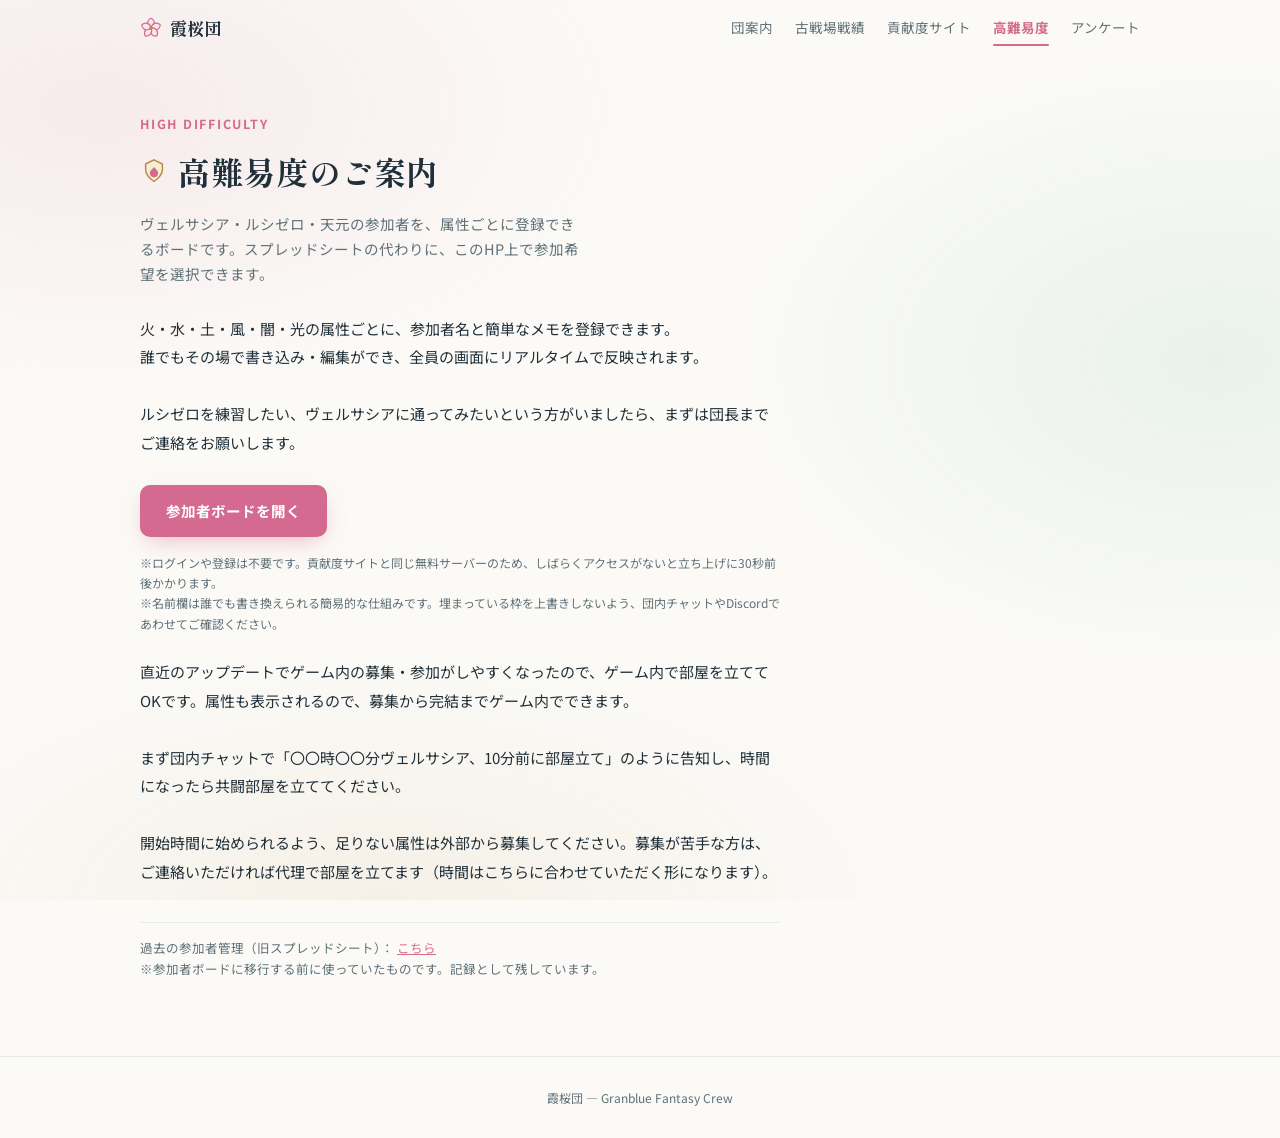
<file: docs/highdifficulty.html>
<!doctype html>
<html lang="ja">
<head>
<meta charset="utf-8">
<meta name="viewport" content="width=device-width, initial-scale=1">
<meta name="robots" content="noindex, nofollow, noarchive">
<title>高難易度のご案内 | 霞桜団</title>
<meta name="description" content="グランブルーファンタジー 騎空団「霞桜団」の高難易度クエスト(天元・ルシゼロ・ヴェルサシア)参加者ボードのご案内。">
<link rel="icon" href="favicon-sakura3.ico">
<link rel="apple-touch-icon" href="favicon-48.png">
<link rel="preconnect" href="https://fonts.googleapis.com">
<link rel="preconnect" href="https://fonts.gstatic.com" crossorigin>
<link href="https://fonts.googleapis.com/css2?family=Shippori+Mincho:wght@500;700;800&family=Noto+Sans+JP:wght@400;500;700;900&display=swap" rel="stylesheet">
<link rel="stylesheet" href="assets/style.css?v=20261004a">
</head>
<body>

<header class="nav">
  <div class="wrap navrow">
    <div class="brand"><svg class="mk" viewBox="-20 -20 40 40" aria-hidden="true"><g fill="var(--sakura-soft)" stroke="var(--sakura)" stroke-width="2" stroke-linejoin="round"><path transform="rotate(0) scale(1.05)" d="M0 0C-7-4-8-13 0-17C8-13 7-4 0 0Z"/><path transform="rotate(72) scale(1.05)" d="M0 0C-7-4-8-13 0-17C8-13 7-4 0 0Z"/><path transform="rotate(144) scale(1.05)" d="M0 0C-7-4-8-13 0-17C8-13 7-4 0 0Z"/><path transform="rotate(216) scale(1.05)" d="M0 0C-7-4-8-13 0-17C8-13 7-4 0 0Z"/><path transform="rotate(288) scale(1.05)" d="M0 0C-7-4-8-13 0-17C8-13 7-4 0 0Z"/></g><circle r="3.2" fill="var(--gold)"/></svg>霞桜団</div>
    <nav class="links">
      <a href="index.html#about">団案内</a>
      <a href="record.html">古戦場戦績</a>
      <a href="contribution.html">貢献度サイト</a>
      <a href="highdifficulty.html" class="active">高難易度</a>
      <a href="survey.html">アンケート</a>
    </nav>
  </div>
</header>

<section id="high-difficulty" style="padding-top:56px">
  <div class="wrap">
    <div class="kicker">High Difficulty</div>
    <h2 class="h2" style="display:flex;align-items:center;gap:10px;">
      <svg width="28" height="28" viewBox="0 0 40 40" style="flex-shrink:0;">
        <path d="M20 4 L32 10 V18 C32 26 26 31 20 35 C14 31 8 26 8 18 V10 Z" fill="var(--gold-soft)" stroke="var(--gold)" stroke-width="2"/>
        <path d="M20 14 C22 18 26 19 26 23 C26 27 23 29 20 29 C17 29 14 27 14 23 C14 19 18 18 20 14 Z" fill="var(--sakura)"/>
      </svg>
      高難易度のご案内
    </h2>
    <p class="sectlead">ヴェルサシア・ルシゼロ・天元の参加者を、属性ごとに登録できるボードです。スプレッドシートの代わりに、このHP上で参加希望を選択できます。</p>
    <p style="color:var(--ink);font-size:15px;max-width:640px;margin-top:28px;line-height:1.9">
      火・水・土・風・闇・光の属性ごとに、参加者名と簡単なメモを登録できます。<br>
      誰でもその場で書き込み・編集ができ、全員の画面にリアルタイムで反映されます。<br><br>
      ルシゼロを練習したい、ヴェルサシアに通ってみたいという方がいましたら、まずは団長までご連絡をお願いします。
    </p>
    <div style="margin-top:28px">
      <a class="btn primary" href="https://gbf-kasumi.onrender.com/board.html" target="_blank" rel="noopener">参加者ボードを開く</a>
    </div>
    <p style="color:var(--mut);font-size:12px;max-width:640px;margin-top:16px;line-height:1.7;">
      ※ログインや登録は不要です。貢献度サイトと同じ無料サーバーのため、しばらくアクセスがないと立ち上げに30秒前後かかります。<br>
      ※名前欄は誰でも書き換えられる簡易的な仕組みです。埋まっている枠を上書きしないよう、団内チャットやDiscordであわせてご確認ください。
    </p>
    <p style="color:var(--ink);font-size:15px;max-width:640px;margin-top:24px;line-height:1.9">
      直近のアップデートでゲーム内の募集・参加がしやすくなったので、ゲーム内で部屋を立ててOKです。属性も表示されるので、募集から完結までゲーム内でできます。<br><br>
      まず団内チャットで「〇〇時〇〇分ヴェルサシア、10分前に部屋立て」のように告知し、時間になったら共闘部屋を立ててください。<br><br>
      開始時間に始められるよう、足りない属性は外部から募集してください。募集が苦手な方は、ご連絡いただければ代理で部屋を立てます（時間はこちらに合わせていただく形になります）。
    </p>
    <p style="color:var(--mut);font-size:12.5px;max-width:640px;margin-top:36px;padding-top:14px;border-top:1px solid var(--line);line-height:1.7;">
      過去の参加者管理（旧スプレッドシート）：
      <a href="https://docs.google.com/spreadsheets/d/1EElxqPHMv4Ey2gUl4EaixiEEU3wFmbSLsx_FceUI3AU/edit?gid=801010663#gid=801010663" target="_blank" rel="noopener" style="color:var(--sakura)">こちら</a><br>
      ※参加者ボードに移行する前に使っていたものです。記録として残しています。
    </p>
  </div>
</section>

<footer>
  <div class="wrap">霞桜団 — Granblue Fantasy Crew</div>
</footer>

<script src="assets/site.js?v=20261002h"></script>
</body>
</html>
</file>
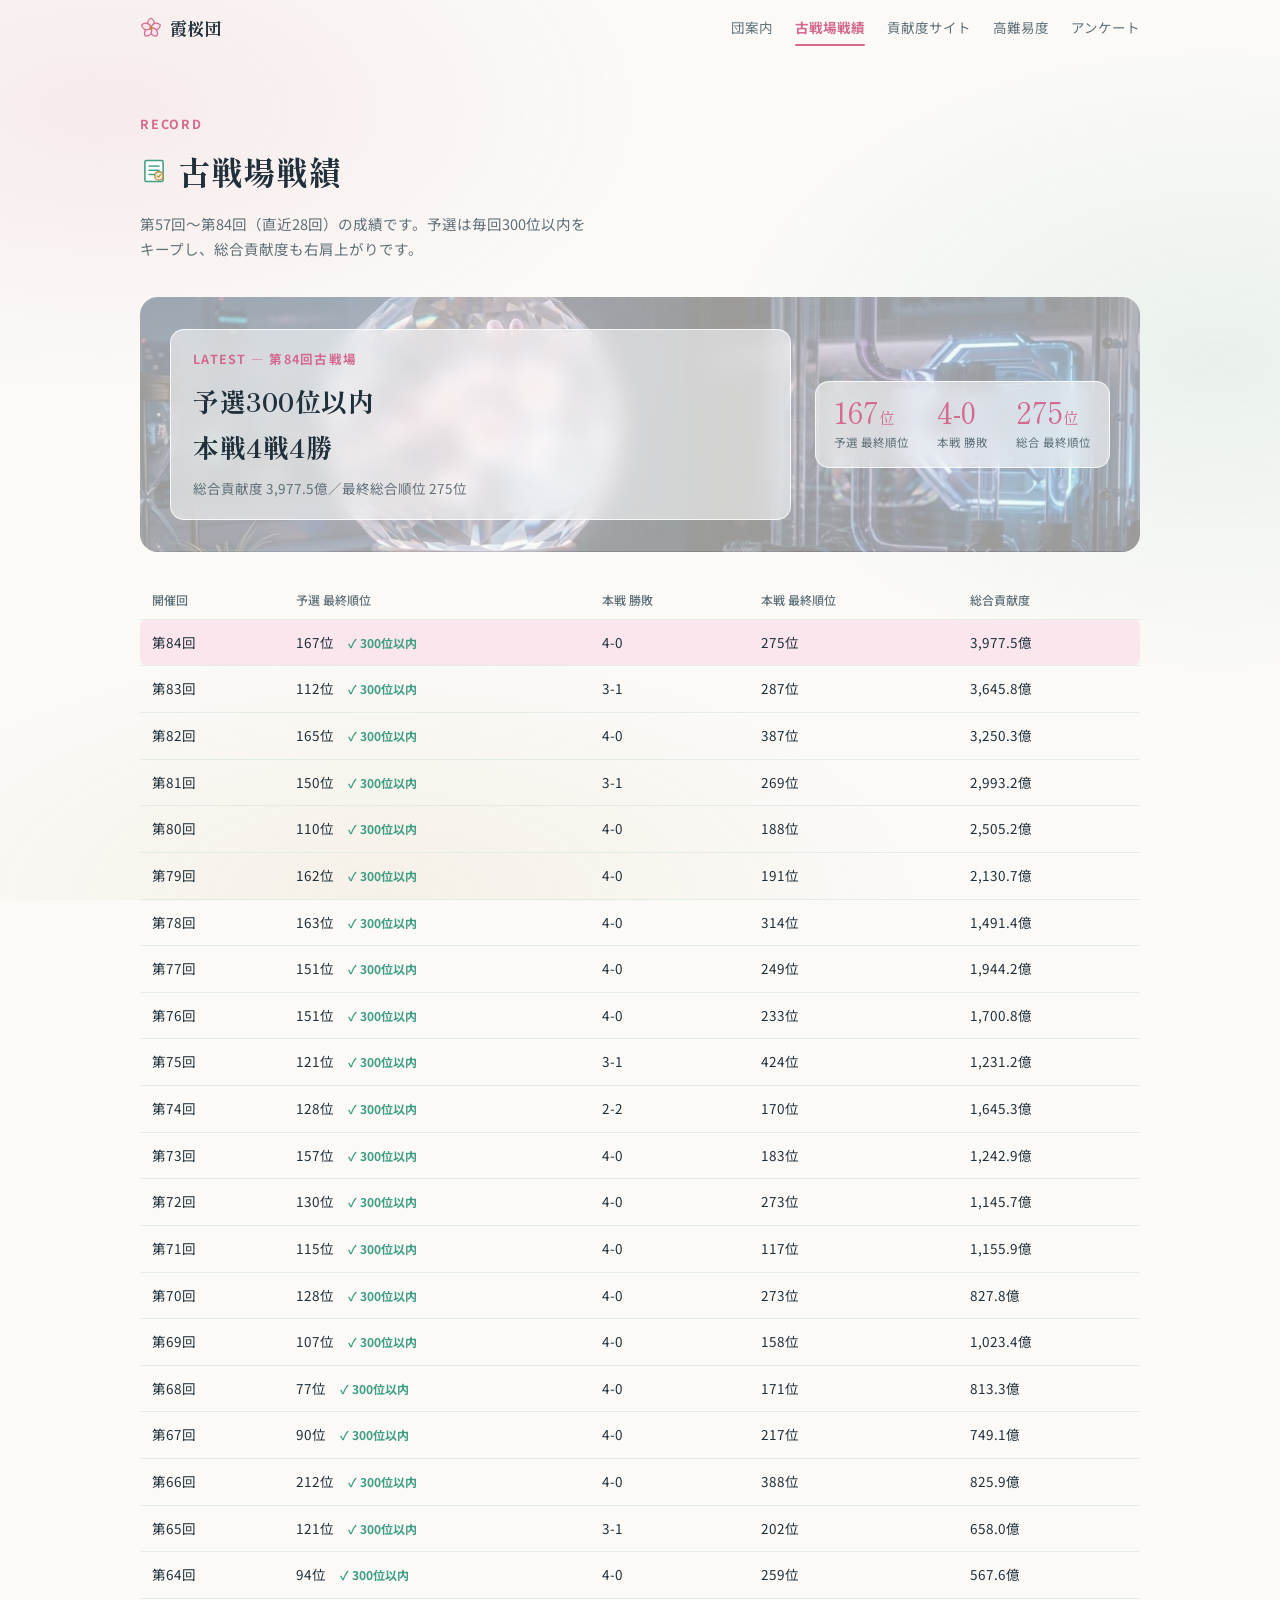
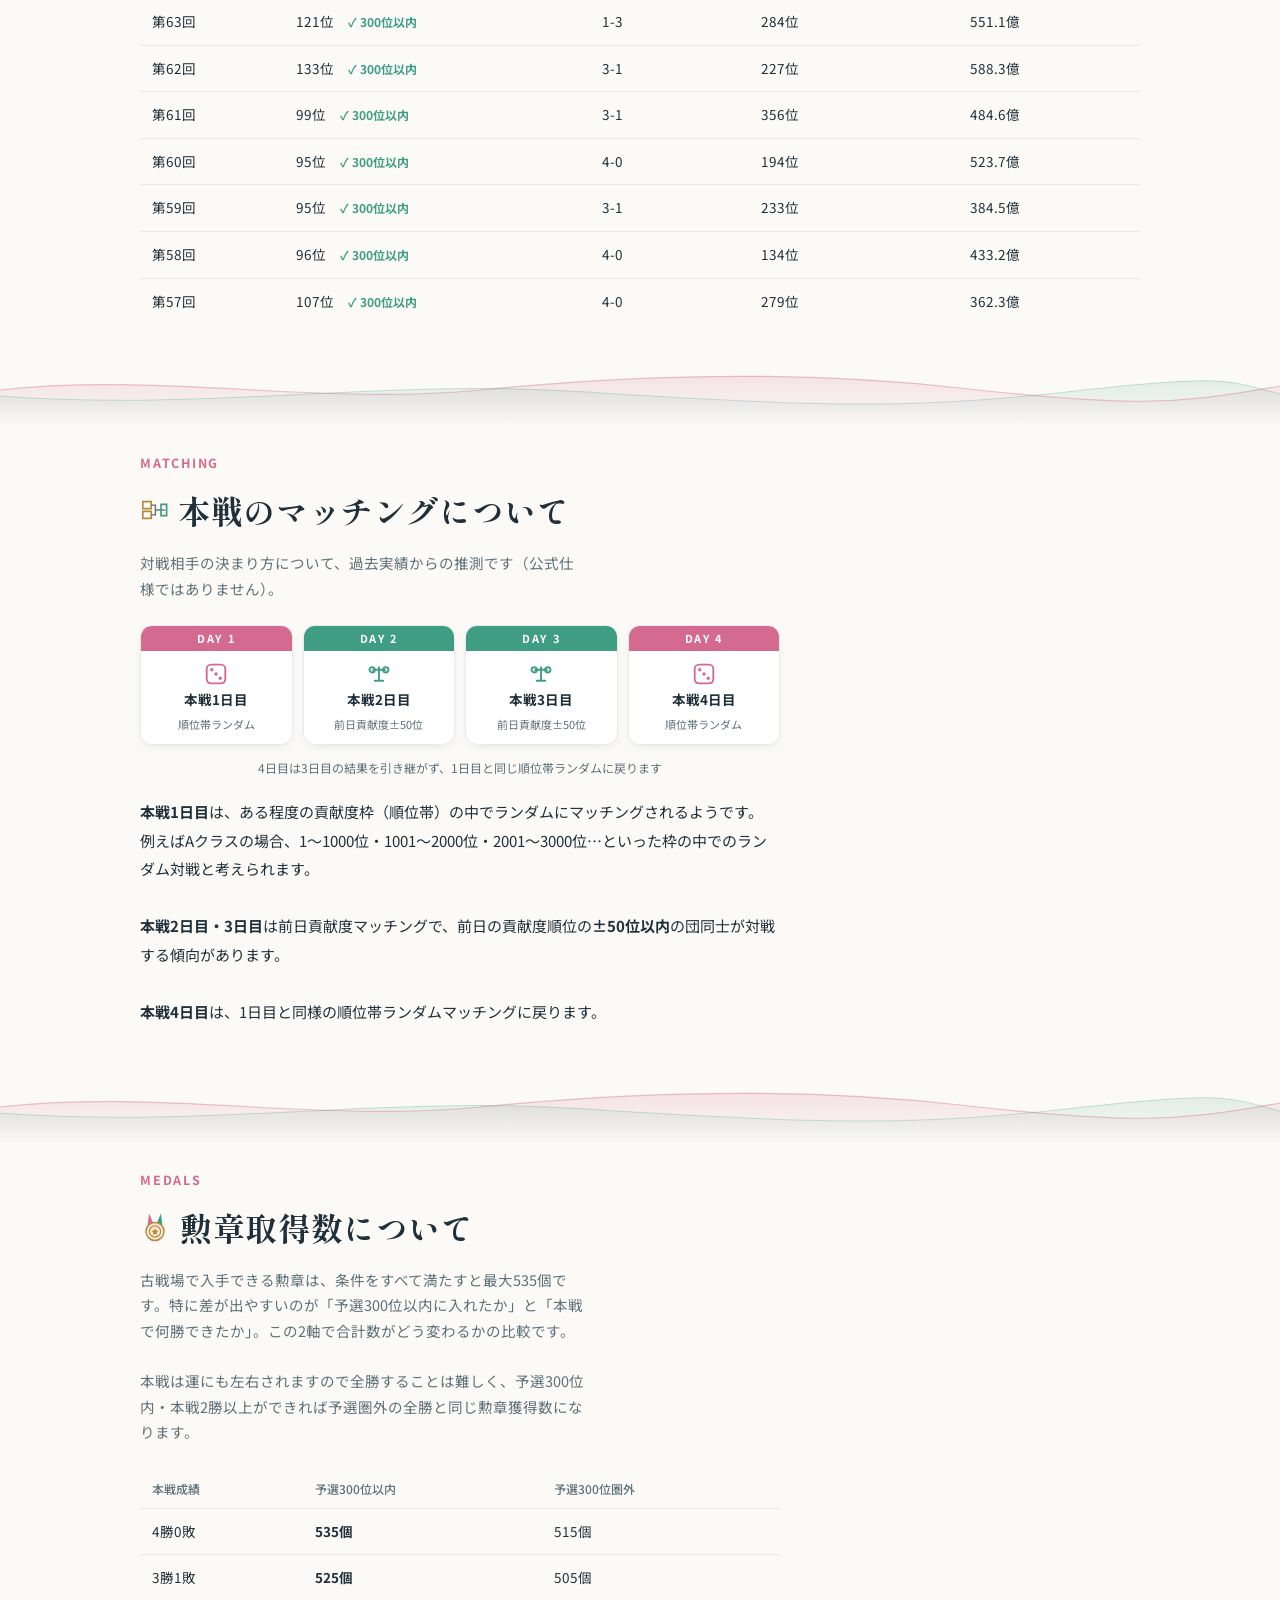
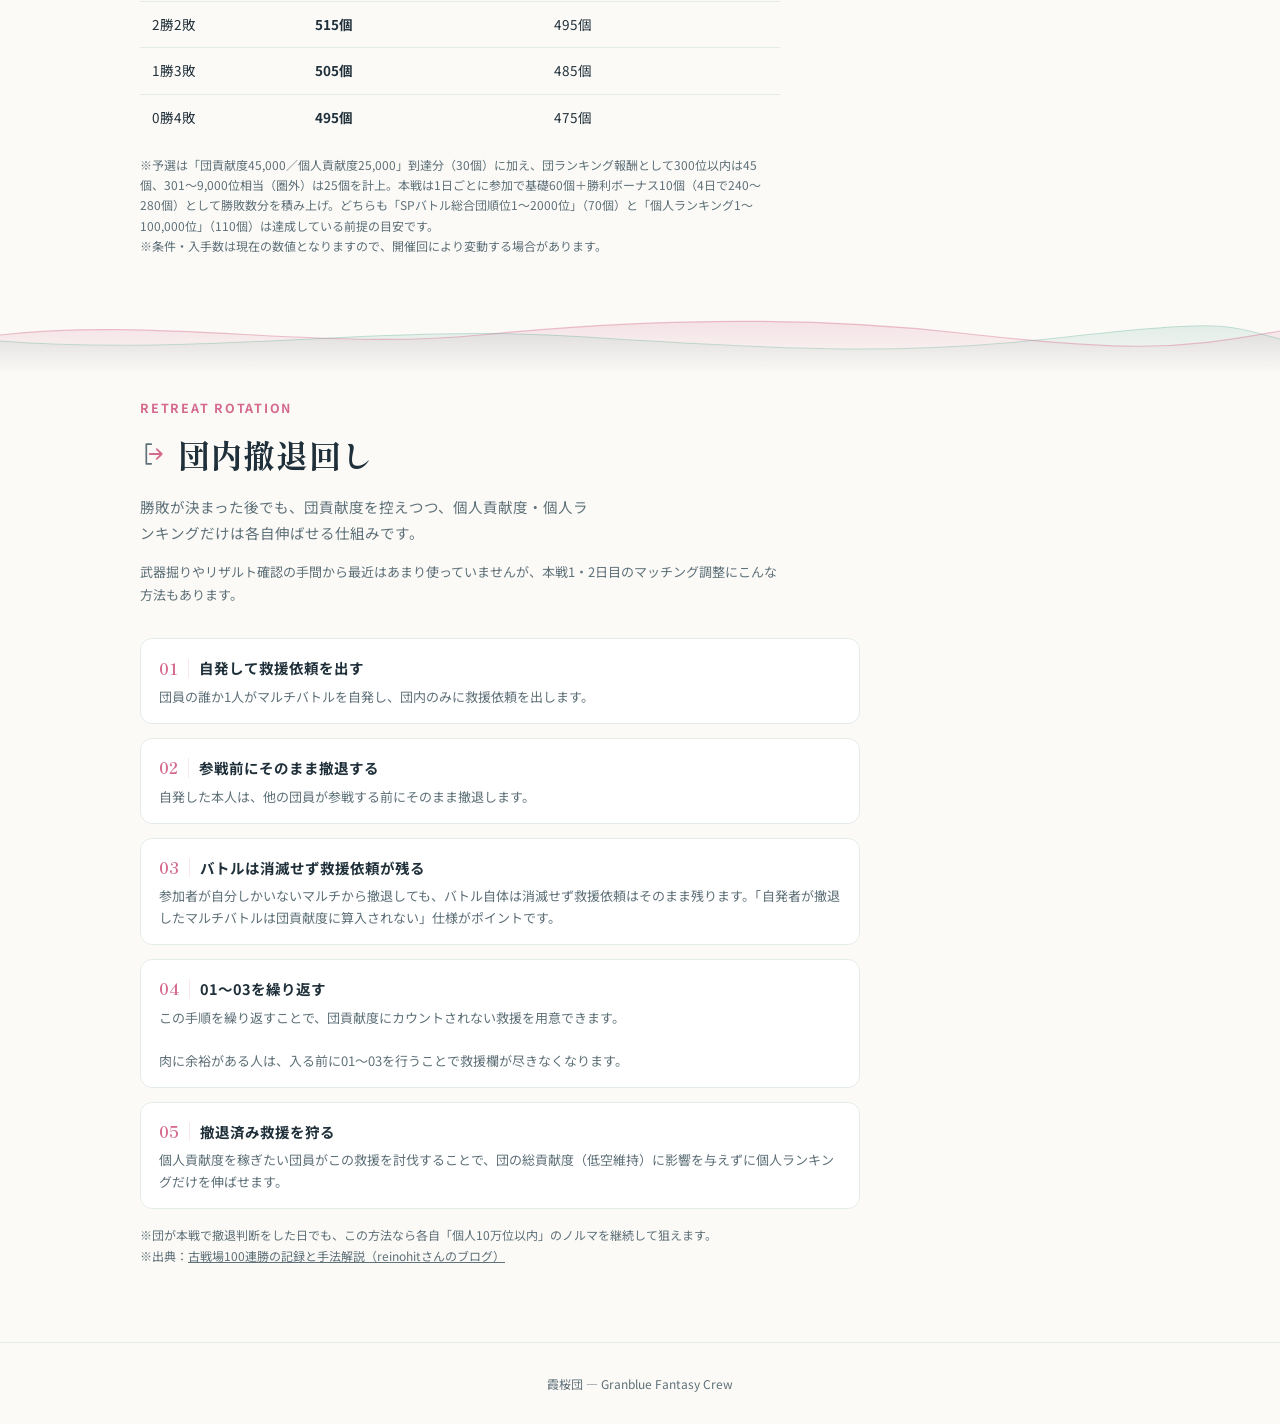
<file: docs/record.html>
<!doctype html>
<html lang="ja">
<head>
<meta charset="utf-8">
<meta name="viewport" content="width=device-width, initial-scale=1">
<meta name="robots" content="noindex, nofollow, noarchive">
<title>古戦場戦績 | 霞桜団</title>
<meta name="description" content="グランブルーファンタジー 騎空団「霞桜団」の古戦場戦績。">
<link rel="icon" href="favicon-sakura3.ico">
<link rel="apple-touch-icon" href="favicon-48.png">
<link rel="preconnect" href="https://fonts.googleapis.com">
<link rel="preconnect" href="https://fonts.gstatic.com" crossorigin>
<link href="https://fonts.googleapis.com/css2?family=Shippori+Mincho:wght@500;700;800&family=Noto+Sans+JP:wght@400;500;700;900&display=swap" rel="stylesheet">
<link rel="stylesheet" href="assets/style.css?v=20261004a">
</head>
<body>

<header class="nav">
  <div class="wrap navrow">
    <div class="brand"><svg class="mk" viewBox="-20 -20 40 40" aria-hidden="true"><g fill="var(--sakura-soft)" stroke="var(--sakura)" stroke-width="2" stroke-linejoin="round"><path transform="rotate(0) scale(1.05)" d="M0 0C-7-4-8-13 0-17C8-13 7-4 0 0Z"/><path transform="rotate(72) scale(1.05)" d="M0 0C-7-4-8-13 0-17C8-13 7-4 0 0Z"/><path transform="rotate(144) scale(1.05)" d="M0 0C-7-4-8-13 0-17C8-13 7-4 0 0Z"/><path transform="rotate(216) scale(1.05)" d="M0 0C-7-4-8-13 0-17C8-13 7-4 0 0Z"/><path transform="rotate(288) scale(1.05)" d="M0 0C-7-4-8-13 0-17C8-13 7-4 0 0Z"/></g><circle r="3.2" fill="var(--gold)"/></svg>霞桜団</div>
    <nav class="links">
      <a href="index.html#about">団案内</a>
      <a href="record.html" class="active">古戦場戦績</a>
      <a href="contribution.html">貢献度サイト</a>
      <a href="highdifficulty.html">高難易度</a>
      <a href="survey.html">アンケート</a>
    </nav>
  </div>
</header>

<section id="record" style="padding-top:56px">
  <div class="wrap">
    <div class="kicker">Record</div>
    <h2 class="h2" style="display:flex;align-items:center;gap:10px;">
      <svg width="28" height="28" viewBox="0 0 40 40" style="flex-shrink:0;">
        <rect x="7" y="5" width="26" height="30" rx="2" fill="var(--card)" stroke="var(--mint)" stroke-width="2.2"/>
        <line x1="12" y1="13" x2="28" y2="13" stroke="var(--mint)" stroke-width="2"/>
        <line x1="12" y1="19" x2="28" y2="19" stroke="var(--mint)" stroke-width="2"/>
        <line x1="12" y1="25" x2="22" y2="25" stroke="var(--mint)" stroke-width="2"/>
        <circle cx="27" cy="27" r="6" fill="var(--gold-soft)" stroke="var(--gold)" stroke-width="2"/>
        <path d="M24.5 27 L26.3 28.8 L29.7 25.2" fill="none" stroke="var(--gold)" stroke-width="1.8" stroke-linecap="round" stroke-linejoin="round"/>
      </svg>
      古戦場戦績
    </h2>
    <p class="sectlead">第57回〜第84回（直近28回）の成績です。予選は毎回300位以内をキープし、総合貢献度も右肩上がりです。</p>
    <div class="highlight photo">
      <div class="gl">
        <div class="raid">LATEST — 第84回古戦場</div>
        <h3>予選300位以内<br>本戦4戦4勝</h3>
        <div class="sub">総合貢献度 3,977.5億／最終総合順位 275位</div>
      </div>
      <div class="hstats">
        <div class="hstat"><div class="v">167<span style="font-size:15px">位</span></div><div class="k">予選 最終順位</div></div>
        <div class="hstat"><div class="v">4-0</div><div class="k">本戦 勝敗</div></div>
        <div class="hstat"><div class="v">275<span style="font-size:15px">位</span></div><div class="k">総合 最終順位</div></div>
      </div>
    </div>
<script>
// LATESTカードの背景もTOP絵と同じく時刻で2時間毎の写真に(22時台は2枚からランダム)。?h=14 / ?v=b で確認用に固定
(function(){var e=document.querySelector('.highlight.photo'),p=new URLSearchParams(location.search),q=p.get('h'),
h=q!=null?+q:new Date().getHours();e.dataset.h=String(Math.floor(h/2)*2).padStart(2,'0');e.dataset.v=p.get('v')||(Math.random()<.5?'a':'b');})();
</script>
    <div class="tw">
      <table class="perf">
        <tr><th>開催回</th><th>予選 最終順位</th><th>本戦 勝敗</th><th>本戦 最終順位</th><th>総合貢献度</th></tr>
        <tr class="now"><td>第84回</td><td>167位　<span class="qualified">✓ 300位以内</span></td><td>4-0</td><td>275位</td><td>3,977.5億</td></tr>
        <tr><td>第83回</td><td>112位　<span class="qualified">✓ 300位以内</span></td><td>3-1</td><td>287位</td><td>3,645.8億</td></tr>
        <tr><td>第82回</td><td>165位　<span class="qualified">✓ 300位以内</span></td><td>4-0</td><td>387位</td><td>3,250.3億</td></tr>
        <tr><td>第81回</td><td>150位　<span class="qualified">✓ 300位以内</span></td><td>3-1</td><td>269位</td><td>2,993.2億</td></tr>
        <tr><td>第80回</td><td>110位　<span class="qualified">✓ 300位以内</span></td><td>4-0</td><td>188位</td><td>2,505.2億</td></tr>
        <tr><td>第79回</td><td>162位　<span class="qualified">✓ 300位以内</span></td><td>4-0</td><td>191位</td><td>2,130.7億</td></tr>
        <tr><td>第78回</td><td>163位　<span class="qualified">✓ 300位以内</span></td><td>4-0</td><td>314位</td><td>1,491.4億</td></tr>
        <tr><td>第77回</td><td>151位　<span class="qualified">✓ 300位以内</span></td><td>4-0</td><td>249位</td><td>1,944.2億</td></tr>
        <tr><td>第76回</td><td>151位　<span class="qualified">✓ 300位以内</span></td><td>4-0</td><td>233位</td><td>1,700.8億</td></tr>
        <tr><td>第75回</td><td>121位　<span class="qualified">✓ 300位以内</span></td><td>3-1</td><td>424位</td><td>1,231.2億</td></tr>
        <tr><td>第74回</td><td>128位　<span class="qualified">✓ 300位以内</span></td><td>2-2</td><td>170位</td><td>1,645.3億</td></tr>
        <tr><td>第73回</td><td>157位　<span class="qualified">✓ 300位以内</span></td><td>4-0</td><td>183位</td><td>1,242.9億</td></tr>
        <tr><td>第72回</td><td>130位　<span class="qualified">✓ 300位以内</span></td><td>4-0</td><td>273位</td><td>1,145.7億</td></tr>
        <tr><td>第71回</td><td>115位　<span class="qualified">✓ 300位以内</span></td><td>4-0</td><td>117位</td><td>1,155.9億</td></tr>
        <tr><td>第70回</td><td>128位　<span class="qualified">✓ 300位以内</span></td><td>4-0</td><td>273位</td><td>827.8億</td></tr>
        <tr><td>第69回</td><td>107位　<span class="qualified">✓ 300位以内</span></td><td>4-0</td><td>158位</td><td>1,023.4億</td></tr>
        <tr><td>第68回</td><td>77位　<span class="qualified">✓ 300位以内</span></td><td>4-0</td><td>171位</td><td>813.3億</td></tr>
        <tr><td>第67回</td><td>90位　<span class="qualified">✓ 300位以内</span></td><td>4-0</td><td>217位</td><td>749.1億</td></tr>
        <tr><td>第66回</td><td>212位　<span class="qualified">✓ 300位以内</span></td><td>4-0</td><td>388位</td><td>825.9億</td></tr>
        <tr><td>第65回</td><td>121位　<span class="qualified">✓ 300位以内</span></td><td>3-1</td><td>202位</td><td>658.0億</td></tr>
        <tr><td>第64回</td><td>94位　<span class="qualified">✓ 300位以内</span></td><td>4-0</td><td>259位</td><td>567.6億</td></tr>
        <tr><td>第63回</td><td>121位　<span class="qualified">✓ 300位以内</span></td><td>1-3</td><td>284位</td><td>551.1億</td></tr>
        <tr><td>第62回</td><td>133位　<span class="qualified">✓ 300位以内</span></td><td>3-1</td><td>227位</td><td>588.3億</td></tr>
        <tr><td>第61回</td><td>99位　<span class="qualified">✓ 300位以内</span></td><td>3-1</td><td>356位</td><td>484.6億</td></tr>
        <tr><td>第60回</td><td>95位　<span class="qualified">✓ 300位以内</span></td><td>4-0</td><td>194位</td><td>523.7億</td></tr>
        <tr><td>第59回</td><td>95位　<span class="qualified">✓ 300位以内</span></td><td>3-1</td><td>233位</td><td>384.5億</td></tr>
        <tr><td>第58回</td><td>96位　<span class="qualified">✓ 300位以内</span></td><td>4-0</td><td>134位</td><td>433.2億</td></tr>
        <tr><td>第57回</td><td>107位　<span class="qualified">✓ 300位以内</span></td><td>4-0</td><td>279位</td><td>362.3億</td></tr>
      </table>
    </div>
  </div>
</section>

<section id="matching">
  <div class="wrap">
    <div class="kicker">Matching</div>
    <h2 class="h2" style="display:flex;align-items:center;gap:10px;">
      <svg width="28" height="28" viewBox="0 0 40 40" style="flex-shrink:0;">
        <path d="M4 8 H16 V18 H4 Z" fill="none" stroke="var(--gold)" stroke-width="2.4"/>
        <path d="M4 22 H16 V32 H4 Z" fill="none" stroke="var(--gold)" stroke-width="2.4"/>
        <path d="M16 13 H22 V27 H16" fill="none" stroke="var(--mut)" stroke-width="2"/>
        <path d="M22 20 H36" fill="none" stroke="var(--mut)" stroke-width="2"/>
        <path d="M30 12 H38 V28 H30 Z" fill="none" stroke="var(--mint)" stroke-width="2.4"/>
      </svg>
      本戦のマッチングについて
    </h2>
    <p class="sectlead">対戦相手の決まり方について、過去実績からの推測です（公式仕様ではありません）。</p>
    <div class="mdays">
      <div class="mday rand"><div class="bd">DAY 1</div><div class="bdy"><svg viewBox="0 0 26 26" aria-hidden="true"><rect x="2" y="2" width="22" height="22" rx="5" fill="none" stroke="currentColor" stroke-width="2.2"/><circle cx="8" cy="8" r="2" fill="currentColor"/><circle cx="13" cy="13" r="2" fill="currentColor"/><circle cx="18" cy="18" r="2" fill="currentColor"/></svg><b>本戦1日目</b><small>順位帯ランダム</small></div></div>
      <div class="mday prev"><div class="bd">DAY 2</div><div class="bdy"><svg viewBox="0 0 26 26" aria-hidden="true"><line x1="13" y1="4" x2="13" y2="21" stroke="currentColor" stroke-width="2.2"/><line x1="5" y1="8" x2="21" y2="8" stroke="currentColor" stroke-width="2.2"/><circle cx="5" cy="8" r="3.2" fill="none" stroke="currentColor" stroke-width="2.2"/><circle cx="21" cy="8" r="3.2" fill="none" stroke="currentColor" stroke-width="2.2"/><line x1="8" y1="21" x2="18" y2="21" stroke="currentColor" stroke-width="2.2" stroke-linecap="round"/></svg><b>本戦2日目</b><small>前日貢献度±50位</small></div></div>
      <div class="mday prev"><div class="bd">DAY 3</div><div class="bdy"><svg viewBox="0 0 26 26" aria-hidden="true"><line x1="13" y1="4" x2="13" y2="21" stroke="currentColor" stroke-width="2.2"/><line x1="5" y1="8" x2="21" y2="8" stroke="currentColor" stroke-width="2.2"/><circle cx="5" cy="8" r="3.2" fill="none" stroke="currentColor" stroke-width="2.2"/><circle cx="21" cy="8" r="3.2" fill="none" stroke="currentColor" stroke-width="2.2"/><line x1="8" y1="21" x2="18" y2="21" stroke="currentColor" stroke-width="2.2" stroke-linecap="round"/></svg><b>本戦3日目</b><small>前日貢献度±50位</small></div></div>
      <div class="mday rand"><div class="bd">DAY 4</div><div class="bdy"><svg viewBox="0 0 26 26" aria-hidden="true"><rect x="2" y="2" width="22" height="22" rx="5" fill="none" stroke="currentColor" stroke-width="2.2"/><circle cx="8" cy="8" r="2" fill="currentColor"/><circle cx="13" cy="13" r="2" fill="currentColor"/><circle cx="18" cy="18" r="2" fill="currentColor"/></svg><b>本戦4日目</b><small>順位帯ランダム</small></div></div>
    </div>
    <p class="mdays-note">4日目は3日目の結果を引き継がず、1日目と同じ順位帯ランダムに戻ります</p>
    <p style="color:var(--ink);font-size:15px;max-width:640px;margin-top:20px;line-height:1.9">
      <b>本戦1日目</b>は、ある程度の貢献度枠（順位帯）の中でランダムにマッチングされるようです。<br>
      例えばAクラスの場合、1〜1000位・1001〜2000位・2001〜3000位…といった枠の中でのランダム対戦と考えられます。<br><br>
      <b>本戦2日目・3日目</b>は前日貢献度マッチングで、前日の貢献度順位の<b>±50位以内</b>の団同士が対戦する傾向があります。<br><br>
      <b>本戦4日目</b>は、1日目と同様の順位帯ランダムマッチングに戻ります。
    </p>
  </div>
</section>

<section id="medals">
  <div class="wrap">
    <div class="kicker">Medals</div>
    <h2 class="h2" style="display:flex;align-items:center;gap:10px;">
      <svg width="30" height="30" viewBox="0 0 40 40" style="flex-shrink:0;">
        <path d="M12 2 L20 20 L10 20 Z" fill="var(--sakura)"/>
        <path d="M28 2 L30 20 L20 20 Z" fill="var(--mint)"/>
        <circle cx="20" cy="26" r="12" fill="var(--gold-soft)" stroke="var(--gold)" stroke-width="2"/>
        <circle cx="20" cy="26" r="7.5" fill="none" stroke="var(--gold)" stroke-width="1.6"/>
        <path d="M20 21.5 L21.4 24.6 L24.8 25 L22.3 27.3 L23 30.6 L20 28.9 L17 30.6 L17.7 27.3 L15.2 25 L18.6 24.6 Z" fill="var(--gold)"/>
      </svg>
      勲章取得数について
    </h2>
    <p class="sectlead">古戦場で入手できる勲章は、条件をすべて満たすと最大535個です。特に差が出やすいのが「予選300位以内に入れたか」と「本戦で何勝できたか」。この2軸で合計数がどう変わるかの比較です。<br><br>本戦は運にも左右されますので全勝することは難しく、予選300位内・本戦2勝以上ができれば予選圏外の全勝と同じ勲章獲得数になります。</p>

    <div style="max-width:640px;margin-top:24px;overflow-x:auto;">
      <table class="perf">
        <thead>
          <tr>
            <th>本戦成績</th>
            <th>予選300位以内</th>
            <th>予選300位圏外</th>
          </tr>
        </thead>
        <tbody>
          <tr><td>4勝0敗</td><td style="font-weight:700;color:var(--ink);">535個</td><td>515個</td></tr>
          <tr><td>3勝1敗</td><td style="font-weight:700;color:var(--ink);">525個</td><td>505個</td></tr>
          <tr><td>2勝2敗</td><td style="font-weight:700;color:var(--ink);">515個</td><td>495個</td></tr>
          <tr><td>1勝3敗</td><td style="font-weight:700;color:var(--ink);">505個</td><td>485個</td></tr>
          <tr><td>0勝4敗</td><td style="font-weight:700;color:var(--ink);">495個</td><td>475個</td></tr>
        </tbody>
      </table>
    </div>

    <p style="color:var(--mut);font-size:12px;max-width:640px;margin-top:14px;line-height:1.7;">
      ※予選は「団貢献度45,000／個人貢献度25,000」到達分（30個）に加え、団ランキング報酬として300位以内は45個、301〜9,000位相当（圏外）は25個を計上。本戦は1日ごとに参加で基礎60個＋勝利ボーナス10個（4日で240〜280個）として勝敗数分を積み上げ。どちらも「SPバトル総合団順位1〜2000位」（70個）と「個人ランキング1〜100,000位」（110個）は達成している前提の目安です。<br>
      ※条件・入手数は現在の数値となりますので、開催回により変動する場合があります。
    </p>
  </div>
</section>

<section id="retreat-rotation">
  <div class="wrap">
    <div class="kicker">Retreat Rotation</div>
    <h2 class="h2" style="display:flex;align-items:center;gap:10px;">
      <svg width="28" height="28" viewBox="0 0 40 40" style="flex-shrink:0;">
        <path d="M16 6 H9 V34 H16" fill="none" stroke="var(--mut)" stroke-width="2.4" stroke-linecap="round" stroke-linejoin="round"/>
        <line x1="14" y1="20" x2="30" y2="20" stroke="var(--sakura)" stroke-width="2.6" stroke-linecap="round"/>
        <path d="M24 13 L31 20 L24 27" fill="none" stroke="var(--sakura)" stroke-width="2.6" stroke-linecap="round" stroke-linejoin="round"/>
      </svg>
      団内撤退回し
    </h2>
    <p class="sectlead">勝敗が決まった後でも、団貢献度を控えつつ、個人貢献度・個人ランキングだけは各自伸ばせる仕組みです。</p>
    <p style="color:var(--mut);font-size:13px;max-width:640px;margin-top:8px;line-height:1.8;">武器掘りやリザルト確認の手間から最近はあまり使っていませんが、本戦1・2日目のマッチング調整にこんな方法もあります。</p>
    <div class="pillars">
      <div class="pillar"><div class="t"><span class="n">01</span>自発して救援依頼を出す</div>
        <div class="d">団員の誰か1人がマルチバトルを自発し、団内のみに救援依頼を出します。</div></div>
      <div class="pillar"><div class="t"><span class="n">02</span>参戦前にそのまま撤退する</div>
        <div class="d">自発した本人は、他の団員が参戦する前にそのまま撤退します。</div></div>
      <div class="pillar"><div class="t"><span class="n">03</span>バトルは消滅せず救援依頼が残る</div>
        <div class="d">参加者が自分しかいないマルチから撤退しても、バトル自体は消滅せず救援依頼はそのまま残ります。「自発者が撤退したマルチバトルは団貢献度に算入されない」仕様がポイントです。</div></div>
      <div class="pillar"><div class="t"><span class="n">04</span>01〜03を繰り返す</div>
        <div class="d">この手順を繰り返すことで、団貢献度にカウントされない救援を用意できます。<br><br>肉に余裕がある人は、入る前に01〜03を行うことで救援欄が尽きなくなります。</div></div>
      <div class="pillar"><div class="t"><span class="n">05</span>撤退済み救援を狩る</div>
        <div class="d">個人貢献度を稼ぎたい団員がこの救援を討伐することで、団の総貢献度（低空維持）に影響を与えずに個人ランキングだけを伸ばせます。</div></div>
    </div>
    <p style="color:var(--mut);font-size:12px;max-width:640px;margin-top:16px;line-height:1.7;">
      ※団が本戦で撤退判断をした日でも、この方法なら各自「個人10万位以内」のノルマを継続して狙えます。<br>
      ※出典：<a href="https://reinohit.hatenablog.com/entry/2024/01/12/120000" target="_blank" rel="noopener">古戦場100連勝の記録と手法解説（reinohitさんのブログ）</a>
    </p>
  </div>
</section>

<footer>
  <div class="wrap">霞桜団 — Granblue Fantasy Crew</div>
</footer>

<script src="assets/site.js?v=20261002h"></script>
</body>
</html>
</file>
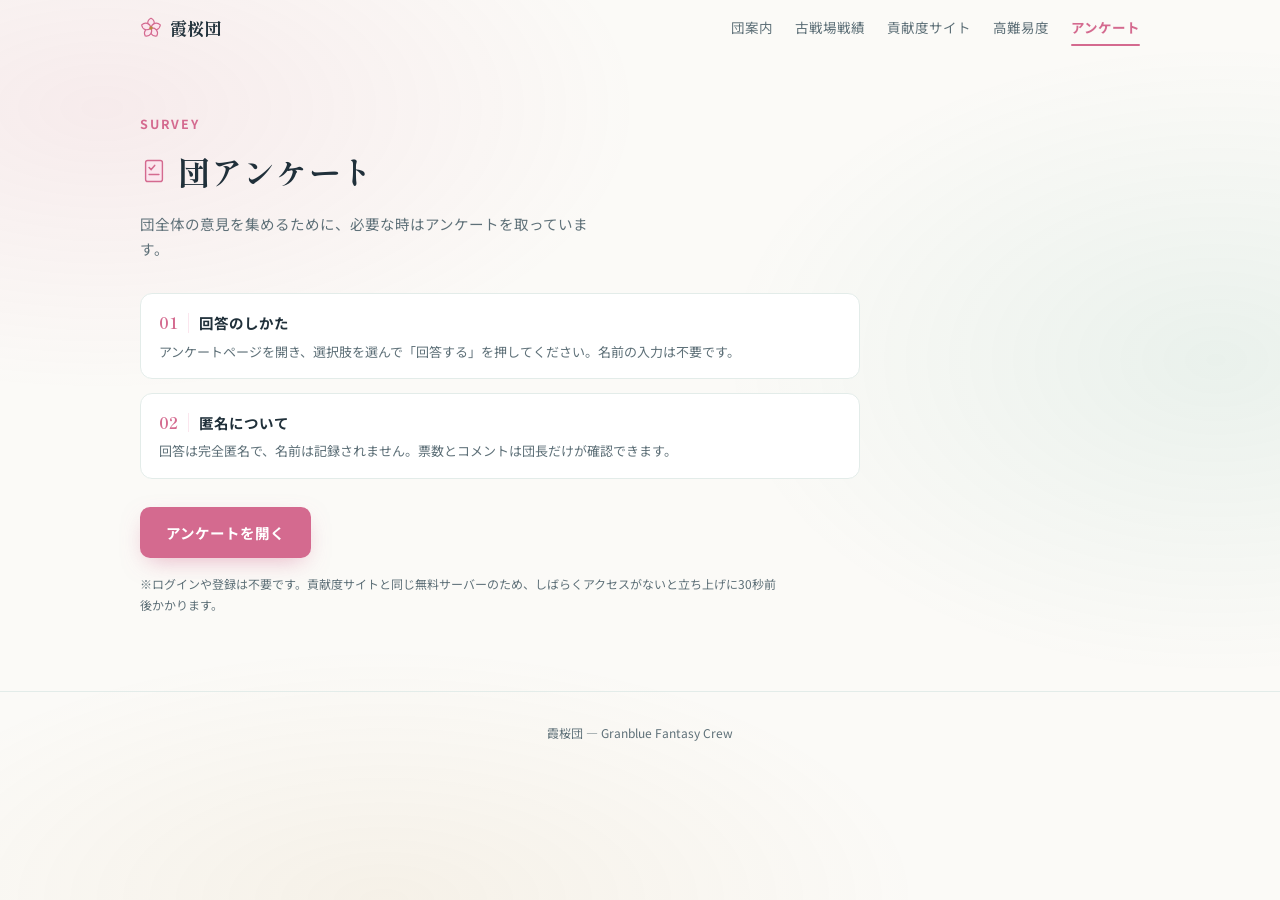
<file: docs/survey.html>
<!doctype html>
<html lang="ja">
<head>
<meta charset="utf-8">
<meta name="viewport" content="width=device-width, initial-scale=1">
<meta name="robots" content="noindex, nofollow, noarchive">
<title>団アンケート | 霞桜団</title>
<meta name="description" content="グランブルーファンタジー 騎空団「霞桜団」の団アンケートのご案内。">
<link rel="icon" href="favicon-sakura3.ico">
<link rel="apple-touch-icon" href="favicon-48.png">
<link rel="preconnect" href="https://fonts.googleapis.com">
<link rel="preconnect" href="https://fonts.gstatic.com" crossorigin>
<link href="https://fonts.googleapis.com/css2?family=Shippori+Mincho:wght@500;700;800&family=Noto+Sans+JP:wght@400;500;700;900&display=swap" rel="stylesheet">
<link rel="stylesheet" href="assets/style.css?v=20261004a">
</head>
<body>

<header class="nav">
  <div class="wrap navrow">
    <div class="brand"><svg class="mk" viewBox="-20 -20 40 40" aria-hidden="true"><g fill="var(--sakura-soft)" stroke="var(--sakura)" stroke-width="2" stroke-linejoin="round"><path transform="rotate(0) scale(1.05)" d="M0 0C-7-4-8-13 0-17C8-13 7-4 0 0Z"/><path transform="rotate(72) scale(1.05)" d="M0 0C-7-4-8-13 0-17C8-13 7-4 0 0Z"/><path transform="rotate(144) scale(1.05)" d="M0 0C-7-4-8-13 0-17C8-13 7-4 0 0Z"/><path transform="rotate(216) scale(1.05)" d="M0 0C-7-4-8-13 0-17C8-13 7-4 0 0Z"/><path transform="rotate(288) scale(1.05)" d="M0 0C-7-4-8-13 0-17C8-13 7-4 0 0Z"/></g><circle r="3.2" fill="var(--gold)"/></svg>霞桜団</div>
    <nav class="links">
      <a href="index.html#about">団案内</a>
      <a href="record.html">古戦場戦績</a>
      <a href="contribution.html">貢献度サイト</a>
      <a href="highdifficulty.html">高難易度</a>
      <a href="survey.html" class="active">アンケート</a>
    </nav>
  </div>
</header>

<section id="survey" style="padding-top:56px">
  <div class="wrap">
    <div class="kicker">Survey</div>
    <h2 class="h2" style="display:flex;align-items:center;gap:10px;">
      <svg width="28" height="28" viewBox="0 0 40 40" style="flex-shrink:0;" aria-hidden="true">
        <rect x="8" y="5" width="24" height="30" rx="3" fill="var(--sakura-soft)" stroke="var(--sakura)" stroke-width="2"/>
        <path d="M13 15 L16 18 L21 12" fill="none" stroke="var(--sakura)" stroke-width="2.2" stroke-linecap="round" stroke-linejoin="round"/>
        <line x1="13" y1="25" x2="27" y2="25" stroke="var(--sakura)" stroke-width="2" stroke-linecap="round"/>
      </svg>
      団アンケート
    </h2>
    <p class="sectlead">団全体の意見を集めるために、必要な時はアンケートを取っています。</p>
    <div class="pillars">
      <div class="pillar"><div class="t"><span class="n">01</span>回答のしかた</div>
        <div class="d">
          アンケートページを開き、選択肢を選んで「回答する」を押してください。名前の入力は不要です。
        </div></div>
      <div class="pillar"><div class="t"><span class="n">02</span>匿名について</div>
        <div class="d">
          回答は完全匿名で、名前は記録されません。票数とコメントは団長だけが確認できます。
        </div></div>
    </div>
    <div style="margin-top:28px">
      <a class="btn primary" href="https://gbf-kasumi.onrender.com/survey.html" target="_blank" rel="noopener">アンケートを開く</a>
    </div>
    <p style="color:var(--mut);font-size:12px;max-width:640px;margin-top:16px;line-height:1.7;">
      ※ログインや登録は不要です。貢献度サイトと同じ無料サーバーのため、しばらくアクセスがないと立ち上げに30秒前後かかります。
    </p>
  </div>
</section>

<footer>
  <div class="wrap">霞桜団 — Granblue Fantasy Crew</div>
</footer>

<script src="assets/site.js?v=20261002h"></script>
</body>
</html>
</file>
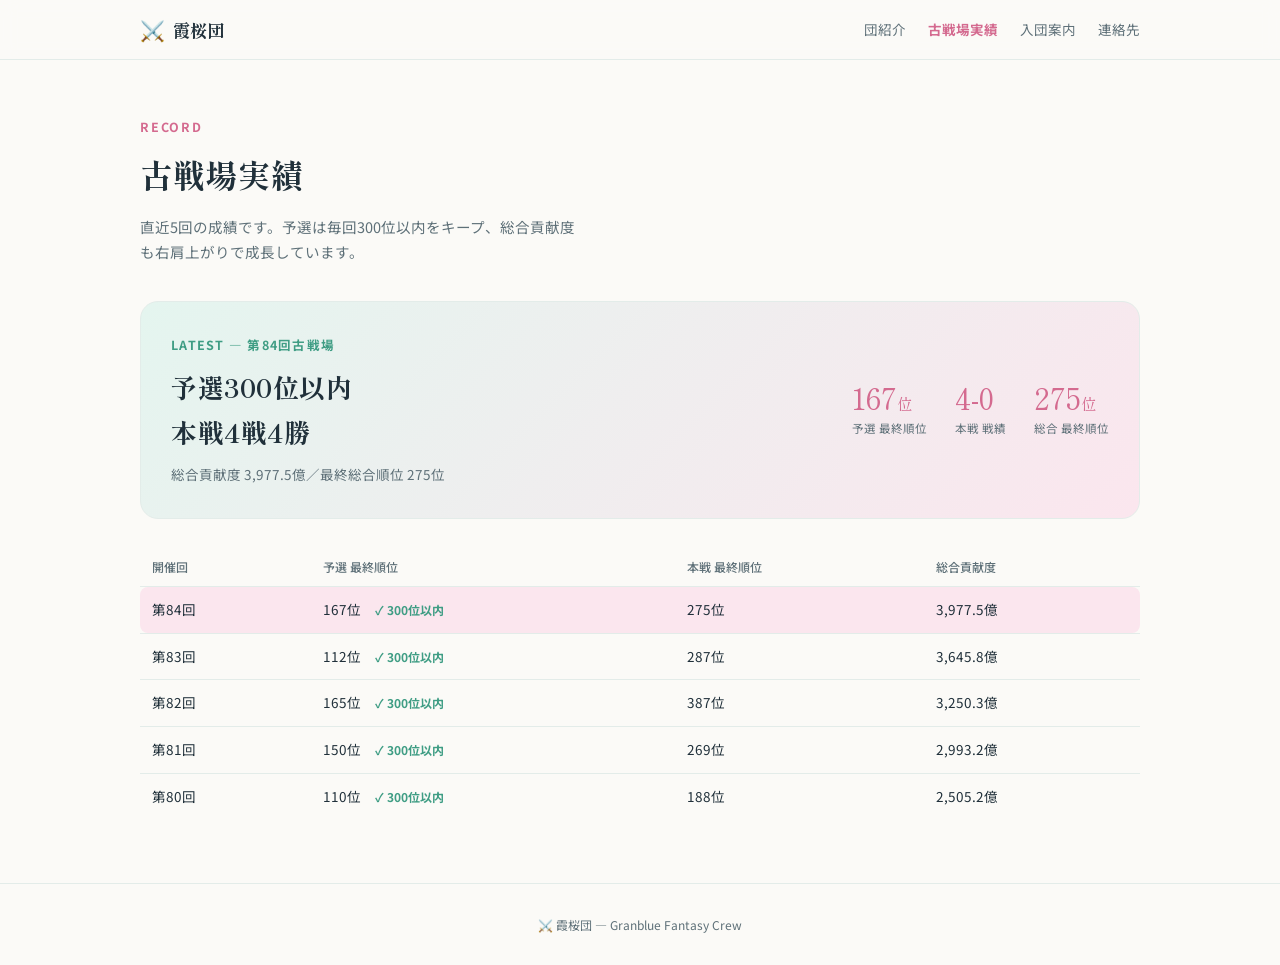
<file: site/record.html>
<!doctype html>
<html lang="ja">
<head>
<meta charset="utf-8">
<meta name="viewport" content="width=device-width, initial-scale=1">
<title>古戦場実績 | 霞桜団</title>
<meta name="description" content="グランブルーファンタジー 騎空団「霞桜団」の古戦場実績。">
<link rel="icon" href="data:image/svg+xml,<svg xmlns=%22http://www.w3.org/2000/svg%22 viewBox=%220 0 100 100%22><text y=%22.9em%22 font-size=%2290%22>⚔️</text></svg>">
<link rel="preconnect" href="https://fonts.googleapis.com">
<link rel="preconnect" href="https://fonts.gstatic.com" crossorigin>
<link href="https://fonts.googleapis.com/css2?family=Shippori+Mincho:wght@500;700;800&family=Noto+Sans+JP:wght@400;500;700;900&display=swap" rel="stylesheet">
<link rel="stylesheet" href="assets/style.css">
</head>
<body>

<header class="nav">
  <div class="wrap navrow">
    <div class="brand"><span class="mk">⚔️</span>霞桜団</div>
    <nav class="links">
      <a href="index.html#about">団紹介</a>
      <a href="record.html" class="active">古戦場実績</a>
      <a href="index.html#recruit">入団案内</a>
      <a href="index.html#contact">連絡先</a>
    </nav>
  </div>
</header>

<section id="record" style="padding-top:56px">
  <div class="wrap">
    <div class="kicker">Record</div>
    <h2 class="h2">古戦場実績</h2>
    <p class="sectlead">直近5回の成績です。予選は毎回300位以内をキープ、総合貢献度も右肩上がりで成長しています。</p>
    <div class="highlight">
      <div>
        <div class="raid">LATEST — 第84回古戦場</div>
        <h3>予選300位以内<br>本戦4戦4勝</h3>
        <div class="sub">総合貢献度 3,977.5億／最終総合順位 275位</div>
      </div>
      <div class="hstats">
        <div class="hstat"><div class="v">167<span style="font-size:15px">位</span></div><div class="k">予選 最終順位</div></div>
        <div class="hstat"><div class="v">4-0</div><div class="k">本戦 戦績</div></div>
        <div class="hstat"><div class="v">275<span style="font-size:15px">位</span></div><div class="k">総合 最終順位</div></div>
      </div>
    </div>
    <div class="tw">
      <table class="perf">
        <tr><th>開催回</th><th>予選 最終順位</th><th>本戦 最終順位</th><th>総合貢献度</th></tr>
        <tr class="now"><td>第84回</td><td>167位　<span class="qualified">✓ 300位以内</span></td><td>275位</td><td>3,977.5億</td></tr>
        <tr><td>第83回</td><td>112位　<span class="qualified">✓ 300位以内</span></td><td>287位</td><td>3,645.8億</td></tr>
        <tr><td>第82回</td><td>165位　<span class="qualified">✓ 300位以内</span></td><td>387位</td><td>3,250.3億</td></tr>
        <tr><td>第81回</td><td>150位　<span class="qualified">✓ 300位以内</span></td><td>269位</td><td>2,993.2億</td></tr>
        <tr><td>第80回</td><td>110位　<span class="qualified">✓ 300位以内</span></td><td>188位</td><td>2,505.2億</td></tr>
      </table>
    </div>
  </div>
</section>

<footer>
  <div class="wrap"><span class="mk">⚔️</span> 霞桜団 — Granblue Fantasy Crew</div>
</footer>

</body>
</html>
</file>
<file: docs/assets/style.css>
:root{
    --bg:#fbfaf7; --card:#ffffff; --ink:#20303a; --mut:#5e7078; --line:#e3ece9;
    --sky:#eef8fb; --sky2:#ffffff; --sky-ink:#1f3742; --sky-mut:#4f6a75;
    --sakura:#d46a8f; --sakura-soft:#fbe6ee;
    --mint:#3f9d84; --mint-soft:#e4f5ef;
    --gold:#b98a3e; --gold-soft:#f6ecd7; --win:#2f8f66;
    --data:#4a82bd; --data-top:#79a6d6; --data-bot:#35649a; --data-ink:#2f5f93;
    --font-d:"Shippori Mincho",serif; --font-b:"Noto Sans JP",-apple-system,sans-serif;
  }
  @media (prefers-color-scheme: dark){
    :root:not([data-theme="light"]){
      --bg:#141a1d; --card:#1b2327; --ink:#eef3f2; --mut:#96a7ac; --line:#2b3538;
      --sky:#182428; --sky2:#101617; --sky-ink:#eef3f2; --sky-mut:#a9c0c6;
      --sakura:#e88bab; --sakura-soft:#332229;
      --mint:#5cc2a4; --mint-soft:#17302a;
      --gold:#e0bd7c; --gold-soft:#332a17; --win:#5cba93;
      --data:#4a82bd; --data-top:#79a6d6; --data-bot:#35649a; --data-ink:#8fbbe6;
    }
  }
  :root[data-theme="dark"]{
    --bg:#141a1d; --card:#1b2327; --ink:#eef3f2; --mut:#96a7ac; --line:#2b3538;
    --sky:#182428; --sky2:#101617; --sky-ink:#eef3f2; --sky-mut:#a9c0c6;
    --sakura:#e88bab; --sakura-soft:#332229;
    --mint:#5cc2a4; --mint-soft:#17302a;
    --gold:#e0bd7c; --gold-soft:#332a17; --win:#5cba93;
    --data:#4a82bd; --data-top:#79a6d6; --data-bot:#35649a; --data-ink:#8fbbe6;
  }
  *{box-sizing:border-box;}
  body{margin:0;background:var(--bg);color:var(--ink);font-family:var(--font-b);line-height:1.75;
    -webkit-font-smoothing:antialiased;}
  /* 霞のにじみ。bodyに直接敷くとページの長さに引き伸ばされるので、画面に固定した層に描く
     (background-attachment:fixed は iOS Safari で効かないため position:fixed を使う) */
  body::before{content:"";position:fixed;inset:0;z-index:-1;pointer-events:none;background-image:
    radial-gradient(ellipse 60% 45% at 8% 12%, color-mix(in srgb, var(--sakura) 10%, transparent), transparent 70%),
    radial-gradient(ellipse 55% 50% at 95% 40%, color-mix(in srgb, var(--mint) 9%, transparent), transparent 70%),
    radial-gradient(ellipse 60% 40% at 30% 100%, color-mix(in srgb, var(--gold) 8%, transparent), transparent 70%);}
  img{max-width:100%;}
  h1,h2,h3{font-family:var(--font-d);font-weight:700;letter-spacing:.02em;text-wrap:balance;margin:0;}
  a{color:inherit;}
  .wrap{max-width:1040px;margin:0 auto;padding-inline:20px;}
  .sr-only{position:absolute;width:1px;height:1px;overflow:hidden;clip:rect(0,0,0,0);}

  /* ---- nav ---- */
  header.nav{position:sticky;top:env(safe-area-inset-top,0px);z-index:20;
    background:color-mix(in srgb, var(--bg) 88%, transparent);backdrop-filter:blur(8px);
    border-bottom:1px solid var(--line);}
  .navrow{display:flex;align-items:center;justify-content:space-between;padding-block:12px;gap:16px;}
  .brand{display:flex;align-items:center;gap:8px;font-family:var(--font-d);font-weight:700;font-size:17px;white-space:nowrap;}
  svg.mk{width:22px;height:22px;flex-shrink:0;}
  nav.links{display:flex;gap:22px;font-size:13.5px;color:var(--mut);}
  nav.links a{text-decoration:none;transition:color .15s;white-space:nowrap;}
  nav.links a:hover{color:var(--sakura);}
  nav.links a.active{color:var(--sakura);font-weight:700;}
  @media (max-width:760px){
    .navrow{flex-wrap:wrap;row-gap:8px;padding-block:10px;}
    nav.links{width:100%;gap:14px;font-size:12px;overflow-x:auto;}
  }

  /* ---- hero ---- */
  /* TOP絵は閲覧者の時刻で2時間毎の写真に切り替える(data-hはindex.htmlのスクリプトが設定、JS無効時は12時)。
     写真の時計表示と時間帯を合わせる。18時台は時計の無い夜景。22時台は緑と紫の2枚があり、開くたびにどちらかをランダムに出す。
     写真は桜を閉じ込めた水晶球が主役なので、球が切れないよう横は左寄り(30%)・縦は上寄り(20%。横長に切ると下の机側を削る)で合わせる。
     団名は右下に小さく置き、読みやすさのため右下だけ暗くする */
  .hero{--h-ink:#fff;--h-eye:#ffd0e0;position:relative;overflow:hidden;color:var(--h-ink);
    min-height:clamp(200px,28vw,500px);padding:0;display:flex;align-items:flex-end;justify-content:flex-end;
    background:#1a1a2a center/cover no-repeat;background-position:30% 20%;
    background-image:radial-gradient(ellipse 50% 45% at 100% 100%,rgba(10,8,25,.55),transparent 75%),url(hero-12.jpg);}
  .hero[data-h="00"]{background-image:radial-gradient(ellipse 50% 45% at 100% 100%,rgba(10,8,25,.55),transparent 75%),url(hero-00.jpg);}
  .hero[data-h="02"]{background-image:radial-gradient(ellipse 50% 45% at 100% 100%,rgba(10,8,25,.55),transparent 75%),url(hero-02.jpg);}
  .hero[data-h="04"]{background-image:radial-gradient(ellipse 50% 45% at 100% 100%,rgba(10,8,25,.55),transparent 75%),url(hero-04.jpg);}
  .hero[data-h="06"]{background-image:radial-gradient(ellipse 50% 45% at 100% 100%,rgba(10,8,25,.55),transparent 75%),url(hero-06.jpg);}
  .hero[data-h="08"]{background-image:radial-gradient(ellipse 50% 45% at 100% 100%,rgba(10,8,25,.55),transparent 75%),url(hero-08.jpg);}
  .hero[data-h="10"]{background-image:radial-gradient(ellipse 50% 45% at 100% 100%,rgba(10,8,25,.55),transparent 75%),url(hero-10.jpg);}
  .hero[data-h="14"]{background-image:radial-gradient(ellipse 50% 45% at 100% 100%,rgba(10,8,25,.55),transparent 75%),url(hero-14.jpg);}
  .hero[data-h="16"]{background-image:radial-gradient(ellipse 50% 45% at 100% 100%,rgba(10,8,25,.55),transparent 75%),url(hero-16.jpg);}
  .hero[data-h="18"]{background-image:radial-gradient(ellipse 50% 45% at 100% 100%,rgba(10,8,25,.55),transparent 75%),url(hero-18.jpg);}
  .hero[data-h="20"]{background-image:radial-gradient(ellipse 50% 45% at 100% 100%,rgba(10,8,25,.55),transparent 75%),url(hero-20.jpg);}
  .hero[data-h="22"]{background-image:radial-gradient(ellipse 50% 45% at 100% 100%,rgba(10,8,25,.55),transparent 75%),url(hero-22a.jpg);}
  .hero[data-h="22"][data-v="b"]{background-image:radial-gradient(ellipse 50% 45% at 100% 100%,rgba(10,8,25,.55),transparent 75%),url(hero-22b.jpg);}
  /* 写真の下40%を背景へ溶かす(霞のフェード)。団名はフェードにかからない高さに置く */
  .hero{-webkit-mask-image:linear-gradient(to bottom,#000 0,#000 60%,transparent 100%);
    mask-image:linear-gradient(to bottom,#000 0,#000 60%,transparent 100%);}
  .hero .heroin{max-width:none;margin:0;text-align:right;padding:0 clamp(16px,3vw,40px) clamp(70px,11vw,140px);
    text-shadow:0 2px 10px rgba(0,0,0,.55),0 0 2px rgba(0,0,0,.4);}
  .heroin{position:relative;text-align:center;}
  /* TOP絵の下: 桜色の細線＋金の細線の二重線 */
  .hero-line{margin-top:6px;}
  .hero-line i{display:block;width:80%;height:1.5px;margin:0 auto;
    background:linear-gradient(90deg,transparent,var(--sakura) 30%,var(--sakura) 70%,transparent);}
  .hero-line i.g{width:60%;height:1px;margin-top:4px;background:linear-gradient(90deg,transparent,var(--gold),transparent);}
  .eyebrow{font-size:12.5px;letter-spacing:.18em;color:var(--sakura);text-transform:uppercase;font-weight:700;}
  .hero .eyebrow{font-size:clamp(10px,1vw,12.5px);letter-spacing:.24em;}
  .hero h1{font-size:clamp(26px,3.4vw,44px);margin-top:2px;line-height:1.15;letter-spacing:.08em;color:var(--h-ink);}
  .hero .eyebrow{color:var(--h-eye);}
  .hero p.lead{max-width:540px;margin:18px auto 0;color:var(--sky-mut);font-size:15px;}
  .badges{display:flex;flex-wrap:wrap;gap:10px;justify-content:center;margin-top:30px;}
  .badge{display:inline-flex;align-items:center;gap:7px;background:var(--card);
    border:1px solid var(--line);border-radius:999px;padding:8px 16px;font-size:13px;font-weight:500;
    color:var(--sky-ink);box-shadow:0 2px 10px -4px rgba(31,55,66,.15);}
  .badge b{font-family:var(--font-d);color:var(--sakura);font-weight:700;}
  .herobtns{display:flex;gap:12px;justify-content:center;margin-top:34px;flex-wrap:wrap;}
  .btn{display:inline-flex;align-items:center;gap:8px;padding:13px 26px;border-radius:10px;font-size:14.5px;
    font-weight:700;text-decoration:none;transition:transform .15s, box-shadow .15s;}
  .btn:hover{transform:translateY(-1px);}
  .btn.primary{background:var(--sakura);color:#fff;box-shadow:0 8px 24px -8px rgba(212,106,143,.55);}
  .btn.ghost{background:var(--card);color:var(--sky-ink);border:1px solid var(--line);}

  /* ---- sections ---- */
  /* #kosen などのリンクで飛んだとき、固定ヘッダーに見出しが隠れないよう少し下で止める */
  html{scroll-padding-top:12px;}
  @media (max-width:760px){ html{scroll-padding-top:44px;} }
  section{padding-block:64px;}
  section+section{border-top:1px solid var(--line);}
  /* 団コンセプト(団案内の上) */
  .concept-title span{display:inline-block;}
  .cstats{display:flex;gap:16px clamp(28px,6vw,56px);flex-wrap:wrap;margin-top:24px;}
  .cstats .num{font-family:var(--font-d);font-weight:700;color:var(--sakura);font-size:clamp(30px,6vw,40px);line-height:1;
    font-variant-numeric:tabular-nums;}
  .cstats .num small{font-family:var(--font-b);font-size:13px;font-weight:500;color:var(--mut);margin-left:3px;}
  .cstats .lbl{font-size:12px;color:var(--mut);margin-top:8px;}
  @media (max-width:520px){ .cstats{display:grid;grid-template-columns:repeat(3,auto);justify-content:start;gap:12px 22px;}
    .cstats .num{font-size:28px;} .cstats .since{display:block;} }
  .kicker{font-size:12.5px;letter-spacing:.14em;color:var(--sakura);text-transform:uppercase;font-weight:700;}
  .h2{font-size:clamp(24px,4vw,32px);margin-top:8px;}
  .sectlead{color:var(--mut);font-size:14.5px;margin-top:12px;max-width:56ch;}

  /* about */
  .pillars{display:flex;flex-direction:column;gap:14px;margin-top:32px;max-width:720px;}
  .pillar{background:var(--card);border:1px solid var(--line);border-radius:12px;padding:16px 18px;}
  .pillar .t{font-weight:700;font-size:14.5px;display:flex;align-items:center;gap:10px;}
  .pillar .t .n{font-family:var(--font-d);color:var(--sakura);font-size:16px;line-height:1.2;padding-right:10px;border-right:1.5px solid var(--sakura-soft);}
  /* 戦績: 本戦マッチングの4日間カード(桜=順位帯ランダム / ミント=前日±50位) */
  .mdays{display:grid;grid-template-columns:repeat(4,1fr);gap:10px;max-width:640px;margin-top:24px;}
  .mday{background:var(--card);border:1px solid var(--line);border-radius:12px;overflow:hidden;text-align:center;box-shadow:0 4px 14px -8px rgba(31,55,66,.25);}
  .mday .bd{font-size:11px;font-weight:700;letter-spacing:.14em;color:#fff;padding:3px 0;}
  .mday.rand .bd{background:var(--sakura);} .mday.prev .bd{background:var(--mint);}
  .mday .bdy{padding:12px 6px 10px;display:flex;flex-direction:column;align-items:center;gap:3px;}
  .mday svg{width:22px;height:22px;} .mday.rand svg{color:var(--sakura);} .mday.prev svg{color:var(--mint);}
  .mday b{font-size:13.5px;} .mday small{font-size:11px;color:var(--mut);}
  .mdays-note{max-width:640px;font-size:12px;color:var(--mut);text-align:center;margin:12px 0 0;}
  @media (max-width:520px){ .mdays{grid-template-columns:repeat(2,1fr);} }
  /* 古戦場: 開催ごとの周知の一例(団アビの時刻表とノルマ) */
  .notice-ex{max-width:720px;margin-top:22px;background:var(--card);border:1px dashed var(--gold);border-radius:12px;padding:16px 18px 14px;}
  .ex-head{display:flex;align-items:center;gap:8px;font-weight:700;font-size:14.5px;}
  .ex-badge{font-size:11px;font-weight:700;color:#fff;background:var(--gold);border-radius:999px;padding:1px 9px;}
  .ex-title{font-size:12.5px;font-weight:700;color:var(--mut);margin:16px 0 8px;letter-spacing:.04em;}
  .ab-grid{display:grid;grid-template-columns:6.2em repeat(4,1fr);gap:5px 6px;align-items:center;
    padding:8px 0;border-top:1px solid var(--line);}
  .ab-phase{grid-column:1;grid-row:1/4;font-weight:700;font-size:13px;}
  .ab-h{grid-row:1;text-align:left;padding-left:2px;font-size:11.5px;color:var(--mut);font-variant-numeric:tabular-nums;}
  .ab-pill{text-align:center;font-size:12.5px;font-weight:700;border-radius:999px;padding:3px 0;}
  .ab-pill.atk{background:var(--sakura-soft);color:var(--sakura);}
  .ab-pill.sub{background:var(--mint-soft);color:var(--mint);}
  .quota{display:grid;grid-template-columns:1fr 1fr;gap:10px;}
  .quota .q{background:var(--gold-soft);border-radius:10px;padding:10px 12px;}
  .quota .q:nth-child(1){background:var(--sakura-soft);} .quota .q:nth-child(1) .v{color:var(--sakura);}
  .quota .q:nth-child(2){background:var(--mint-soft);} .quota .q:nth-child(2) .v{color:var(--mint);}
  .quota .k{font-size:11.5px;color:var(--mut);}
  .quota .v{font-family:var(--font-d);font-weight:700;font-size:20px;line-height:1.3;margin-top:2px;}
  .quota .v small{font-family:var(--font-b);font-size:12px;font-weight:500;margin-left:3px;color:var(--mut);}
  .ex-note{font-size:11.5px;color:var(--mut);margin:10px 0 0;}
  @media (max-width:480px){ .quota{grid-template-columns:1fr;gap:8px;}
    .ab-grid{grid-template-columns:5.6em repeat(4,1fr);gap:5px 4px;} .ab-phase{font-size:12.5px;}
    .ab-pill{font-size:11px;white-space:nowrap;letter-spacing:-.02em;} }
  .pillar .d{color:var(--mut);font-size:13px;margin-top:5px;line-height:1.65;}

  /* achievements */
  .highlight{background:linear-gradient(135deg,var(--mint-soft) 0%,var(--sakura-soft) 100%);color:var(--ink);
    border:1px solid var(--line);
    border-radius:18px;padding:32px 30px;margin-top:36px;display:grid;grid-template-columns:1fr auto;gap:24px;align-items:center;}
  @media (max-width:680px){ .highlight{grid-template-columns:1fr;text-align:center;} }
  .highlight .raid{font-size:12.5px;color:var(--mint);letter-spacing:.1em;font-weight:700;}
  .highlight h3{font-size:26px;margin-top:8px;color:var(--ink);}
  .highlight .sub{color:var(--mut);font-size:13.5px;margin-top:8px;}
  /* LATESTカード: TOP絵と同じ時刻の写真を背景に、ページの背景色の霞をかけて明るくなじませ、文字と数値は白いすりガラスの板にのせる */
  .highlight.photo{--latest-veil:color-mix(in srgb,var(--bg) 62%,transparent);border:0;color:var(--ink);background:#141228 30% 30%/cover no-repeat;
    background-image:linear-gradient(var(--latest-veil),var(--latest-veil)),url(hero-12.jpg);}
  .highlight.photo[data-h="00"]{background-image:linear-gradient(var(--latest-veil),var(--latest-veil)),url(hero-00.jpg);}
  .highlight.photo[data-h="02"]{background-image:linear-gradient(var(--latest-veil),var(--latest-veil)),url(hero-02.jpg);}
  .highlight.photo[data-h="04"]{background-image:linear-gradient(var(--latest-veil),var(--latest-veil)),url(hero-04.jpg);}
  .highlight.photo[data-h="06"]{background-image:linear-gradient(var(--latest-veil),var(--latest-veil)),url(hero-06.jpg);}
  .highlight.photo[data-h="08"]{background-image:linear-gradient(var(--latest-veil),var(--latest-veil)),url(hero-08.jpg);}
  .highlight.photo[data-h="10"]{background-image:linear-gradient(var(--latest-veil),var(--latest-veil)),url(hero-10.jpg);}
  .highlight.photo[data-h="14"]{background-image:linear-gradient(var(--latest-veil),var(--latest-veil)),url(hero-14.jpg);}
  .highlight.photo[data-h="16"]{background-image:linear-gradient(var(--latest-veil),var(--latest-veil)),url(hero-16.jpg);}
  .highlight.photo[data-h="18"]{background-image:linear-gradient(var(--latest-veil),var(--latest-veil)),url(hero-18.jpg);}
  .highlight.photo[data-h="20"]{background-image:linear-gradient(var(--latest-veil),var(--latest-veil)),url(hero-20.jpg);}
  .highlight.photo[data-h="22"]{background-image:linear-gradient(var(--latest-veil),var(--latest-veil)),url(hero-22a.jpg);}
  .highlight.photo[data-h="22"][data-v="b"]{background-image:linear-gradient(var(--latest-veil),var(--latest-veil)),url(hero-22b.jpg);}
  .highlight.photo .gl,.highlight.photo .hstats{background:color-mix(in srgb,var(--card) 55%,transparent);backdrop-filter:blur(10px);-webkit-backdrop-filter:blur(10px);
    border:1px solid color-mix(in srgb,var(--card) 80%,transparent);border-radius:14px;}
  .highlight.photo .gl{padding:18px 22px;}
  .highlight.photo .hstats{padding:14px 18px;}
  .highlight.photo .raid{color:var(--sakura);}
  .highlight.photo h3{color:var(--ink);}
  .highlight.photo .sub,.highlight.photo .hstat .k{color:var(--mut);}
  .highlight.photo .hstat .v{color:var(--sakura);}
  .hstats{display:flex;gap:28px;}
  @media (max-width:680px){ .hstats{justify-content:center;flex-wrap:wrap;} }
  .hstat .v{font-family:var(--font-d);font-size:30px;color:var(--sakura);line-height:1;}
  .hstat .k{font-size:11.5px;color:var(--mut);margin-top:6px;}

  .tw{overflow-x:auto;margin-top:28px;-webkit-overflow-scrolling:touch;}
  table.perf{width:100%;border-collapse:collapse;font-size:13.5px;min-width:520px;}
  table.perf th{text-align:left;color:var(--mut);font-weight:500;font-size:12px;padding:9px 12px;
    border-bottom:1px solid var(--line);white-space:nowrap;}
  table.perf td{padding:11px 12px;border-bottom:1px solid var(--line);white-space:nowrap;font-variant-numeric:tabular-nums;}
  table.perf tr:last-child td{border-bottom:none;}
  table.perf td.win{color:var(--win);font-weight:700;}
  table.perf tr.now td{background:var(--sakura-soft);}
  table.perf tr.now td:first-child{border-radius:8px 0 0 8px;}
  table.perf tr.now td:last-child{border-radius:0 8px 8px 0;}
  /* スマホ: 表は横スクロールさせず全列を収める。✓300位以内は全行同じなので省く */
  .only-mob{display:none;}
  @media (max-width:640px){
    .only-desk{display:none;}
    .only-mob{display:block;}
    table.perf{min-width:0;font-size:12.5px;}
    table.perf th{padding:8px 6px;white-space:normal;word-break:keep-all;}
    table.perf td{padding:9px 6px;}
    table.perf .qualified{display:none;}
  }
  .qualified{display:inline-flex;align-items:center;gap:5px;color:var(--mint);font-weight:700;font-size:12px;}

  /* recruit */
  .rgrid{display:grid;grid-template-columns:repeat(2,1fr);gap:16px;margin-top:32px;}
  @media (max-width:640px){ .rgrid{grid-template-columns:1fr;} }
  .rcard{background:var(--card);border:1px solid var(--line);border-radius:12px;padding:18px 20px;}
  .rcard .k{font-size:12px;color:var(--mut);font-weight:500;}
  .rcard .v{font-size:15px;font-weight:700;margin-top:5px;}
  .rcard .note{font-size:12.5px;color:var(--mut);margin-top:5px;}
  .editnote{margin-top:26px;background:var(--gold-soft);border:1px dashed var(--gold);border-radius:10px;
    padding:14px 16px;font-size:12.5px;color:var(--ink);}
  .editnote b{color:var(--gold);}

  /* contact */
  .cgrid{display:flex;gap:14px;flex-wrap:wrap;margin-top:32px;}
  .clink{flex:1;min-width:220px;display:flex;align-items:center;gap:14px;background:var(--card);
    border:1px solid var(--line);border-radius:12px;padding:18px 20px;text-decoration:none;color:var(--ink);
    transition:border-color .15s;}
  .clink:hover{border-color:var(--sakura);}
  .clink .ic{width:40px;height:40px;border-radius:10px;display:flex;align-items:center;justify-content:center;
    font-size:19px;background:var(--sakura-soft);flex-shrink:0;}
  .clink .t{font-weight:700;font-size:14px;}
  .clink .s{font-size:12px;color:var(--mut);margin-top:2px;}

  footer{padding-block:30px;text-align:center;color:var(--mut);font-size:12px;border-top:1px solid var(--line);}

  /* ヘッダー: 最上部では透明、スクロールですりガラス。メニューは桜色の下線が中央から伸びる */
header.nav{transition:background .35s,box-shadow .35s,border-color .35s;}
header.nav.top{background:transparent;border-bottom-color:transparent;backdrop-filter:none;}
header.nav.scrolled{background:color-mix(in srgb,var(--bg) 62%,transparent);backdrop-filter:blur(14px) saturate(1.4);
  -webkit-backdrop-filter:blur(14px) saturate(1.4);box-shadow:0 6px 24px -14px rgba(31,55,66,.35);}
nav.links a{position:relative;padding-block:4px;}
nav.links a::after{content:"";position:absolute;left:50%;right:50%;bottom:-2px;height:2px;border-radius:2px;
  background:var(--sakura);transition:left .25s,right .25s;}
nav.links a:hover::after,nav.links a.active::after{left:0;right:0;}
nav.links a.active{color:var(--sakura);font-weight:700;}

  /* セクションの境目は直線の代わりに霞の波(桜とミントの2本) */
section+section{border-top:0;position:relative;}
section+section::before{content:"";position:absolute;left:0;right:0;top:-20px;height:60px;pointer-events:none;background:url("data:image/svg+xml,%3Csvg xmlns='http://www.w3.org/2000/svg' viewBox='0 0 1200 60' preserveAspectRatio='none'%3E%3Cdefs%3E%3ClinearGradient id='a' x1='0' y1='0' x2='0' y2='1'%3E%3Cstop offset='0' stop-color='rgb%28212,106,143%29' stop-opacity='.16'/%3E%3Cstop offset='1' stop-color='rgb%28212,106,143%29' stop-opacity='0'/%3E%3C/linearGradient%3E%3ClinearGradient id='b' x1='0' y1='0' x2='0' y2='1'%3E%3Cstop offset='0' stop-color='rgb%2863,157,132%29' stop-opacity='.13'/%3E%3Cstop offset='1' stop-color='rgb%2863,157,132%29' stop-opacity='0'/%3E%3C/linearGradient%3E%3C/defs%3E%3Cpath d='M0 22 C150 4 300 38 450 22 S750 2 900 20 S1100 38 1200 18 V60 H0Z' fill='url%28%23a%29'/%3E%3Cpath d='M0 28 C200 44 350 10 550 24 S850 42 1000 24 S1150 12 1200 26 V60 H0Z' fill='url%28%23b%29'/%3E%3Cpath d='M0 22 C150 4 300 38 450 22 S750 2 900 20 S1100 38 1200 18' fill='none' stroke='rgb%28212,106,143%29' stroke-opacity='.4' stroke-width='1.2'/%3E%3Cpath d='M0 28 C200 44 350 10 550 24 S850 42 1000 24 S1150 12 1200 26' fill='none' stroke='rgb%2863,157,132%29' stroke-opacity='.28' stroke-width='1'/%3E%3C/svg%3E") center/100% 100% no-repeat;}
</file>
<file: site/assets/style.css>
:root{
    --bg:#fbfaf7; --card:#ffffff; --ink:#20303a; --mut:#5e7078; --line:#e3ece9;
    --sky:#eef8fb; --sky2:#ffffff; --sky-ink:#1f3742; --sky-mut:#4f6a75;
    --sakura:#d46a8f; --sakura-soft:#fbe6ee;
    --mint:#3f9d84; --mint-soft:#e4f5ef;
    --gold:#b98a3e; --gold-soft:#f6ecd7; --win:#2f8f66;
    --font-d:"Shippori Mincho",serif; --font-b:"Noto Sans JP",-apple-system,sans-serif;
  }
  @media (prefers-color-scheme: dark){
    :root:not([data-theme="light"]){
      --bg:#141a1d; --card:#1b2327; --ink:#eef3f2; --mut:#96a7ac; --line:#2b3538;
      --sky:#182428; --sky2:#101617; --sky-ink:#eef3f2; --sky-mut:#a9c0c6;
      --sakura:#e88bab; --sakura-soft:#332229;
      --mint:#5cc2a4; --mint-soft:#17302a;
      --gold:#e0bd7c; --gold-soft:#332a17; --win:#5cba93;
    }
  }
  :root[data-theme="dark"]{
    --bg:#141a1d; --card:#1b2327; --ink:#eef3f2; --mut:#96a7ac; --line:#2b3538;
    --sky:#182428; --sky2:#101617; --sky-ink:#eef3f2; --sky-mut:#a9c0c6;
    --sakura:#e88bab; --sakura-soft:#332229;
    --mint:#5cc2a4; --mint-soft:#17302a;
    --gold:#e0bd7c; --gold-soft:#332a17; --win:#5cba93;
  }
  *{box-sizing:border-box;}
  body{margin:0;background:var(--bg);color:var(--ink);font-family:var(--font-b);line-height:1.75;
    -webkit-font-smoothing:antialiased;}
  img{max-width:100%;}
  h1,h2,h3{font-family:var(--font-d);font-weight:700;letter-spacing:.02em;text-wrap:balance;margin:0;}
  a{color:inherit;}
  .wrap{max-width:1040px;margin:0 auto;padding-inline:20px;}
  .sr-only{position:absolute;width:1px;height:1px;overflow:hidden;clip:rect(0,0,0,0);}

  /* ---- nav ---- */
  header.nav{position:sticky;top:env(safe-area-inset-top,0px);z-index:20;
    background:color-mix(in srgb, var(--bg) 88%, transparent);backdrop-filter:blur(8px);
    border-bottom:1px solid var(--line);}
  .navrow{display:flex;align-items:center;justify-content:space-between;padding-block:12px;gap:16px;}
  .brand{display:flex;align-items:center;gap:8px;font-family:var(--font-d);font-weight:700;font-size:17px;}
  .brand .mk{color:var(--sakura);font-size:20px;}
  nav.links{display:flex;gap:22px;font-size:13.5px;color:var(--mut);}
  nav.links a{text-decoration:none;transition:color .15s;}
  nav.links a:hover{color:var(--sakura);}
  nav.links a.active{color:var(--sakura);font-weight:700;}
  @media (max-width:640px){ nav.links{gap:13px;font-size:12px;} }

  /* ---- hero ---- */
  .hero{position:relative;background:
      radial-gradient(ellipse 80% 55% at 18% -10%, #d8f0e8 0%, transparent 60%),
      radial-gradient(ellipse 70% 50% at 100% 0%, #fce3ee 0%, transparent 55%),
      linear-gradient(180deg,var(--sky) 0%,var(--sky2) 100%);
    color:var(--sky-ink);overflow:hidden;padding-block:76px 64px;}
  .hero::before{content:"";position:absolute;inset:0;opacity:.6;pointer-events:none;
    background-image:
      radial-gradient(70px 70px at 10% 20%, rgba(212,106,143,.10) 0, transparent 70%),
      radial-gradient(90px 90px at 88% 14%, rgba(63,157,132,.12) 0, transparent 70%),
      radial-gradient(60px 60px at 78% 72%, rgba(212,106,143,.10) 0, transparent 70%),
      radial-gradient(80px 80px at 6% 78%, rgba(63,157,132,.10) 0, transparent 70%);}
  .heroin{position:relative;text-align:center;}
  .eyebrow{font-size:12.5px;letter-spacing:.18em;color:var(--sakura);text-transform:uppercase;font-weight:700;}
  .hero h1{font-size:clamp(40px,8vw,64px);margin-top:14px;line-height:1.15;color:var(--sky-ink);}
  .hero p.lead{max-width:540px;margin:18px auto 0;color:var(--sky-mut);font-size:15px;}
  .badges{display:flex;flex-wrap:wrap;gap:10px;justify-content:center;margin-top:30px;}
  .badge{display:inline-flex;align-items:center;gap:7px;background:var(--card);
    border:1px solid var(--line);border-radius:999px;padding:8px 16px;font-size:13px;font-weight:500;
    color:var(--sky-ink);box-shadow:0 2px 10px -4px rgba(31,55,66,.15);}
  .badge b{font-family:var(--font-d);color:var(--sakura);font-weight:700;}
  .herobtns{display:flex;gap:12px;justify-content:center;margin-top:34px;flex-wrap:wrap;}
  .btn{display:inline-flex;align-items:center;gap:8px;padding:13px 26px;border-radius:10px;font-size:14.5px;
    font-weight:700;text-decoration:none;transition:transform .15s, box-shadow .15s;}
  .btn:hover{transform:translateY(-1px);}
  .btn.primary{background:var(--sakura);color:#fff;box-shadow:0 8px 24px -8px rgba(212,106,143,.55);}
  .btn.ghost{background:var(--card);color:var(--sky-ink);border:1px solid var(--line);}

  /* ---- sections ---- */
  section{padding-block:64px;}
  section+section{border-top:1px solid var(--line);}
  .kicker{font-size:12.5px;letter-spacing:.14em;color:var(--sakura);text-transform:uppercase;font-weight:700;}
  .h2{font-size:clamp(24px,4vw,32px);margin-top:8px;}
  .sectlead{color:var(--mut);font-size:14.5px;margin-top:12px;max-width:56ch;}

  /* about */
  .about-grid{display:grid;grid-template-columns:1.1fr .9fr;gap:40px;margin-top:36px;align-items:start;}
  @media (max-width:760px){ .about-grid{grid-template-columns:1fr;} }
  .about-grid p{color:var(--ink);font-size:15px;}
  .pillars{display:flex;flex-direction:column;gap:14px;}
  .pillar{background:var(--card);border:1px solid var(--line);border-radius:12px;padding:16px 18px;}
  .pillar .t{font-weight:700;font-size:14.5px;display:flex;align-items:center;gap:8px;}
  .pillar .t .n{font-family:var(--font-d);color:var(--sakura);font-size:13px;}
  .pillar .d{color:var(--mut);font-size:13px;margin-top:5px;line-height:1.65;}

  /* achievements */
  .highlight{background:linear-gradient(135deg,var(--mint-soft) 0%,var(--sakura-soft) 100%);color:var(--ink);
    border:1px solid var(--line);
    border-radius:18px;padding:32px 30px;margin-top:36px;display:grid;grid-template-columns:1fr auto;gap:24px;align-items:center;}
  @media (max-width:680px){ .highlight{grid-template-columns:1fr;text-align:center;} }
  .highlight .raid{font-size:12.5px;color:var(--mint);letter-spacing:.1em;font-weight:700;}
  .highlight h3{font-size:26px;margin-top:8px;color:var(--ink);}
  .highlight .sub{color:var(--mut);font-size:13.5px;margin-top:8px;}
  .hstats{display:flex;gap:28px;}
  @media (max-width:680px){ .hstats{justify-content:center;flex-wrap:wrap;} }
  .hstat .v{font-family:var(--font-d);font-size:30px;color:var(--sakura);line-height:1;}
  .hstat .k{font-size:11.5px;color:var(--mut);margin-top:6px;}

  .tw{overflow-x:auto;margin-top:28px;-webkit-overflow-scrolling:touch;}
  table.perf{width:100%;border-collapse:collapse;font-size:13.5px;min-width:520px;}
  table.perf th{text-align:left;color:var(--mut);font-weight:500;font-size:12px;padding:9px 12px;
    border-bottom:1px solid var(--line);white-space:nowrap;}
  table.perf td{padding:11px 12px;border-bottom:1px solid var(--line);white-space:nowrap;font-variant-numeric:tabular-nums;}
  table.perf tr:last-child td{border-bottom:none;}
  table.perf td.win{color:var(--win);font-weight:700;}
  table.perf tr.now td{background:var(--sakura-soft);}
  table.perf tr.now td:first-child{border-radius:8px 0 0 8px;}
  table.perf tr.now td:last-child{border-radius:0 8px 8px 0;}
  .qualified{display:inline-flex;align-items:center;gap:5px;color:var(--mint);font-weight:700;font-size:12px;}

  /* recruit */
  .rgrid{display:grid;grid-template-columns:repeat(2,1fr);gap:16px;margin-top:32px;}
  @media (max-width:640px){ .rgrid{grid-template-columns:1fr;} }
  .rcard{background:var(--card);border:1px solid var(--line);border-radius:12px;padding:18px 20px;}
  .rcard .k{font-size:12px;color:var(--mut);font-weight:500;}
  .rcard .v{font-size:15px;font-weight:700;margin-top:5px;}
  .rcard .note{font-size:12.5px;color:var(--mut);margin-top:5px;}
  .editnote{margin-top:26px;background:var(--gold-soft);border:1px dashed var(--gold);border-radius:10px;
    padding:14px 16px;font-size:12.5px;color:var(--ink);}
  .editnote b{color:var(--gold);}

  /* contact */
  .cgrid{display:flex;gap:14px;flex-wrap:wrap;margin-top:32px;}
  .clink{flex:1;min-width:220px;display:flex;align-items:center;gap:14px;background:var(--card);
    border:1px solid var(--line);border-radius:12px;padding:18px 20px;text-decoration:none;color:var(--ink);
    transition:border-color .15s;}
  .clink:hover{border-color:var(--sakura);}
  .clink .ic{width:40px;height:40px;border-radius:10px;display:flex;align-items:center;justify-content:center;
    font-size:19px;background:var(--sakura-soft);flex-shrink:0;}
  .clink .t{font-weight:700;font-size:14px;}
  .clink .s{font-size:12px;color:var(--mut);margin-top:2px;}

  footer{padding-block:30px;text-align:center;color:var(--mut);font-size:12px;border-top:1px solid var(--line);}
  footer .mk{color:var(--sakura);}
</file>
